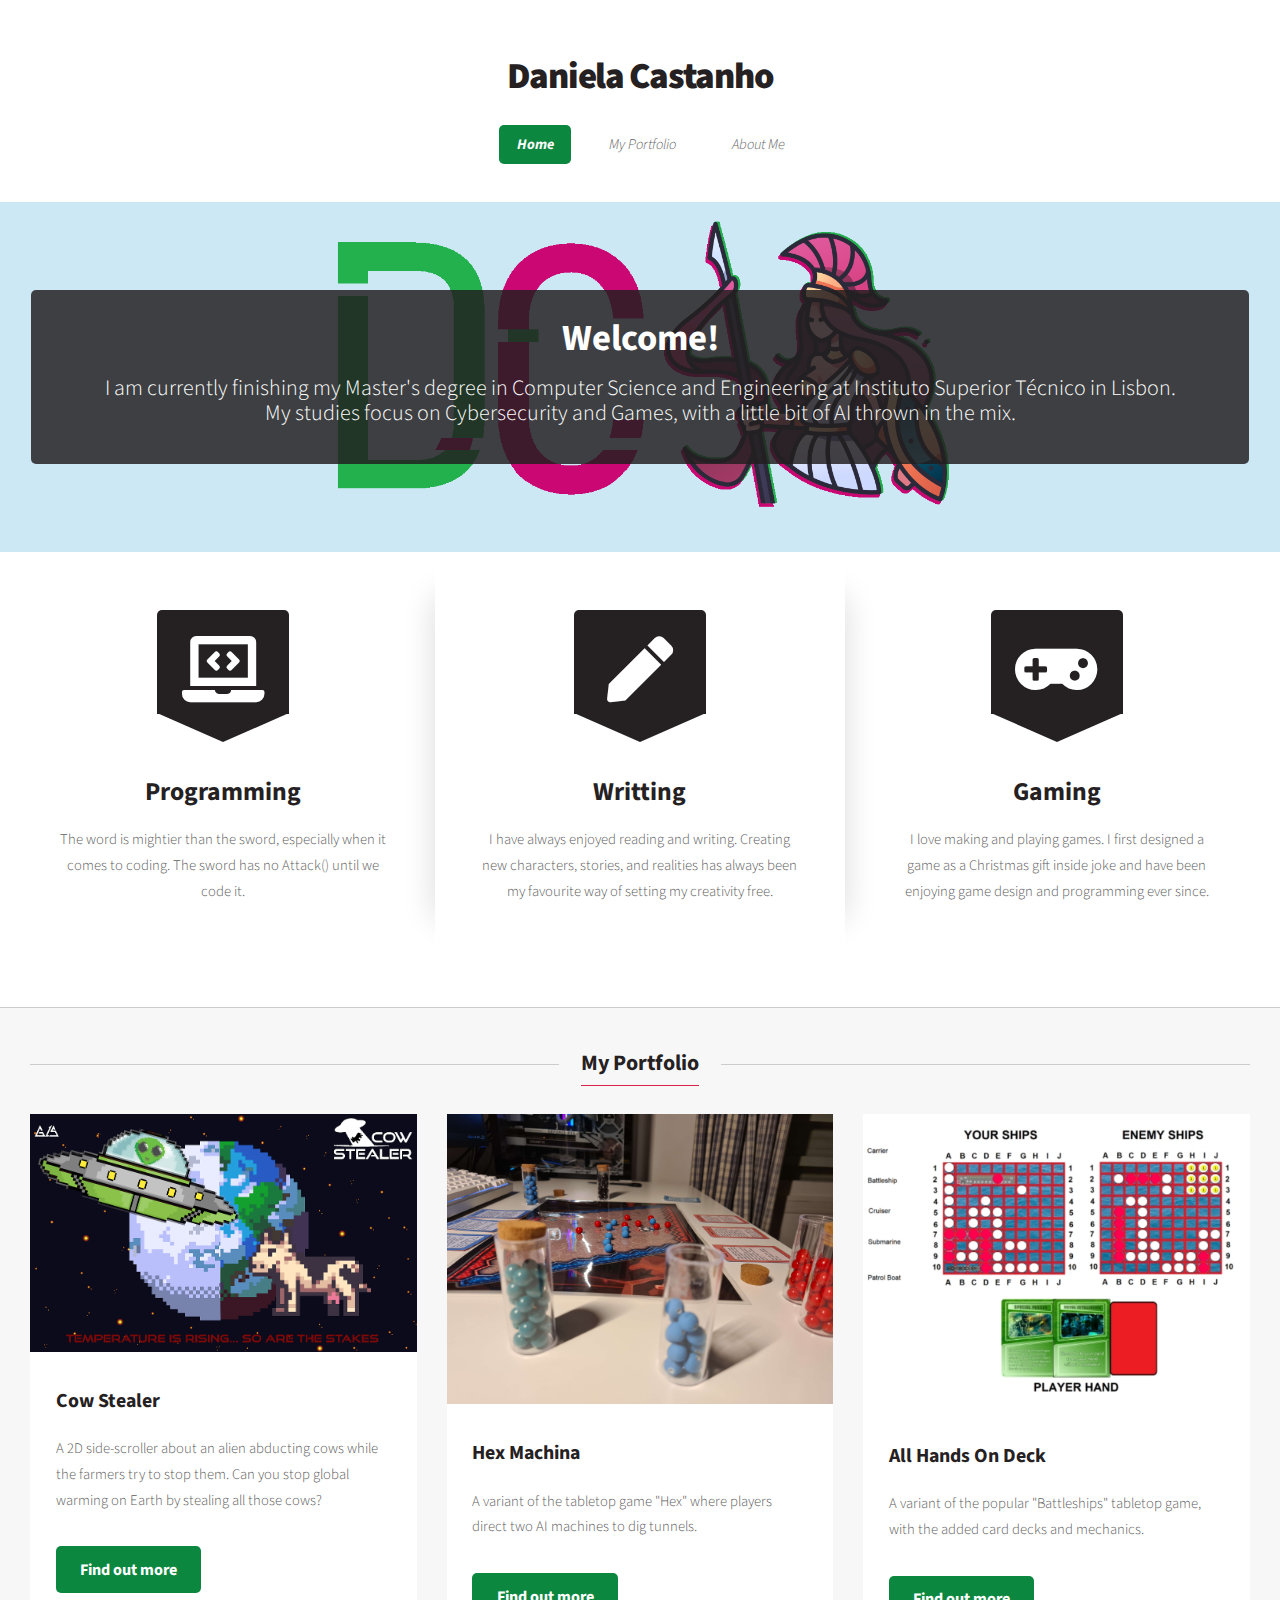
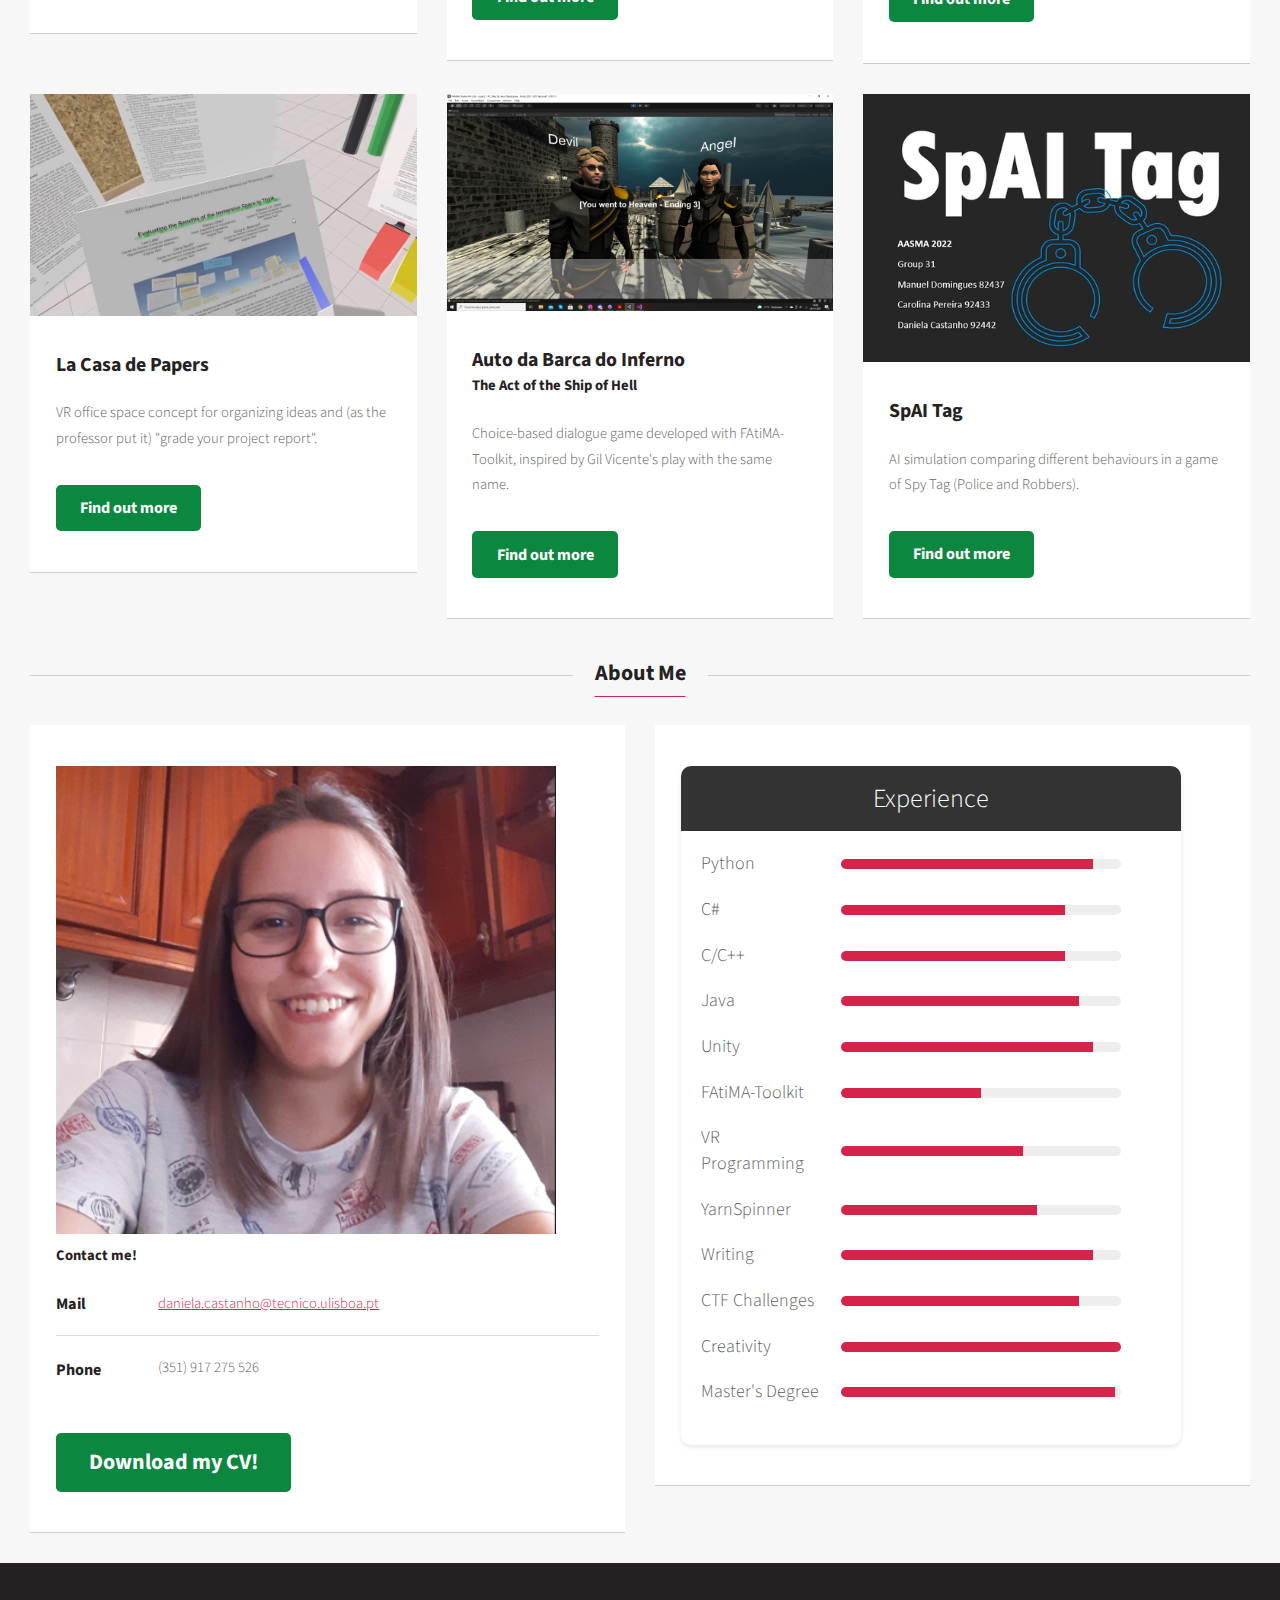
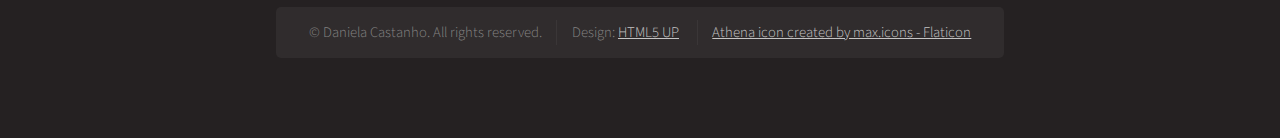
<file: index.html>
<!DOCTYPE HTML>
<!--
	Dopetrope by HTML5 UP
	html5up.net | @ajlkn
	Free for personal and commercial use under the CCA 3.0 license (html5up.net/license)
-->
<html>
	<head>
		<title>Daniela Castanho</title>
		<meta charset="utf-8" />
		<meta name="viewport" content="width=device-width, initial-scale=1, user-scalable=no" />
		<link rel="stylesheet" href="assets/css/main.css" />
		<link rel="icon" href="images/logo_mini.PNG" type="image/icon type">
	</head>
	<body class="homepage is-preload">
		<div id="page-wrapper">

			<!-- Header -->
				<section id="header">

					<!-- Logo -->
						<h1><a href="index.html">Daniela Castanho</a></h1>

					<!-- Nav -->
						<nav id="nav">
							<ul>
								<li class="current"><a href="index.html">Home</a></li>
								<li>
									<a href="#Portfolio">My Portfolio</a>
									<ul>
										<li><a href="cow-stealer.html">Cow Stealer</a></li>
										<li><a href="battleships.html">Battleships: All Hands On Deck</a></li>
										<li><a href="hex-machina.html">Hex Machina</a></li>
										<li><a href="la-casa-de-papers.html">La Casa de Papers</a></li>
										<li><a href="barca-do-inferno.html">Auto da Barca do Inferno</a></li>
										<li><a href="spai-tag.html">SpAI Tag</a></li>
									</ul>
								</li>
							<li><a href="#about_me">About Me</a></li>
							</ul>
						</nav>
						
						<!-- Banner -->
						<section id="banner">
							<header>
								<h2>Welcome!</h2>
								<p>I am currently finishing my Master's degree in Computer Science and Engineering at Instituto Superior Técnico in Lisbon. 
								</p><p>My studies focus on Cybersecurity and Games, with a little bit of AI thrown in the mix. 
								</p>
							</header>
						</section>

					<!-- Intro -->
						<section id="intro" class="container">
							<div class="row">
								<div class="col-4 col-12-medium">
									<section class="first">
										<i class="icon solid featured alt fa-laptop-code"></i>
										<header>
											<h2>Programming</h2>
										</header>
										<p>The word is mightier than the sword, especially when it comes to coding. 
											The sword has no Attack() until we code it.
										</p>
									</section>
								</div>
								<div class="col-4 col-12-medium">
									<section class="middle">
										<i class="icon solid featured alt fa-pen"></i>
										<header>
											<h2>Writting</h2>
										</header>
										<p>I have always enjoyed reading and writing. 
											Creating new characters, stories, and realities has always been my favourite way of setting my 
											creativity free.</p>
									</section>
								</div>
								<div class="col-4 col-12-medium">
									<section class="last">
										<i class="icon solid featured alt fa-gamepad"></i>
										<header>
											<h2>Gaming</h2>
										</header>
										<p>I love making and playing games. I first designed a game as a Christmas gift inside joke and have 
											been enjoying game design and programming ever since.</p>
									</section>
								</div>
							</div>
						</section>

				</section>

			<!-- Main -->
				<section id="main">
					<div class="container">
						<div class="row">
							<div class="col-12">

								<!-- Portfolio -->
									<section>
										<header class="major">
											<a id="Portfolio"><h2>My Portfolio</h2></a>
										</header>
										<div class="row">
											<div class="col-4 col-6-medium col-12-small">
												<section class="box">
													<a href="cow-stealer.html" class="image featured"><img src="images/cow-stealer-cropped.png" alt="" /></a>
													<header>
														<h3>Cow Stealer</h3>
													</header>
													<p>A 2D side-scroller about an alien abducting cows while the farmers try to stop them. Can you stop global warming on Earth by stealing all those cows?</p>
													<footer>
														<ul class="actions">
															<li><a href="cow-stealer.html" class="button">Find out more</a></li>
														</ul>
													</footer>
												</section>
											</div>
											<div class="col-4 col-6-medium col-12-small">
												<section class="box">
													<a href="hex-machina.html" class="image featured"><img src="images/hex-machina-paper.jpg"/></a>
													<header>
														<h3>Hex Machina</h3>
													</header>
													<p>A variant of the tabletop game "Hex" where players direct two AI machines to dig tunnels.</p>
													<footer>
														<ul class="actions">
															<li><a href="hex-machina.html" class="button">Find out more</a></li>
														</ul>
													</footer>
												</section>
											</div>
											<div class="col-4 col-6-medium col-12-small">
												<section class="box">
													<a href="battleships.html" class="image featured"><img src="images/battleships-cropped.png" alt="" /></a>
													<header>
														<h3>All Hands On Deck</h3>
													</header>
													<p>A variant of the popular "Battleships" tabletop game, with the added card decks and mechanics.</p>
													<footer>
														<ul class="actions">
															<li><a href="battleships.html" class="button">Find out more</a></li>
														</ul>
													</footer>
												</section>
											</div>
											<div class="col-4 col-6-medium col-12-small">
												<section class="box">
													<a href="la-casa-de-papers.html" class="image featured"><img src="images/la-casa-de-papers.PNG" alt="" /></a>
													<header>
														<h3>La Casa de Papers</h3>
													</header>
													<p>VR office space concept for organizing ideas and (as the professor put it) "grade your project report".</p>
													<footer>
														<ul class="actions">
															<li><a href="la-casa-de-papers.html" class="button">Find out more</a></li>
														</ul>
													</footer>
												</section>
											</div>
											<div class="col-4 col-6-medium col-12-small">
												<section class="box">
													<a href="barca-do-inferno.html" class="image featured"><img src="images/heaven.png" alt="" /></a>
													<header>
														<h3>Auto da Barca do Inferno</h3>
														<h4>The Act of the Ship of Hell</h4>
													</header>
													<p>Choice-based dialogue game developed with FAtiMA-Toolkit, inspired by Gil Vicente's play with the same name.</p>
													<footer>
														<ul class="actions">
															<li><a href="barca-do-inferno.html" class="button">Find out more</a></li>
														</ul>
													</footer>
												</section>
											</div>
											<div class="col-4 col-6-medium col-12-small">
												<section class="box">
													<a href="#" class="image featured"><img src="images/spy-tag-logo.PNG" alt="" /></a>
													<header>
														<h3>SpAI Tag</h3>
													</header>
													<p>AI simulation comparing different behaviours in a game of Spy Tag (Police and Robbers).</p>
													<footer>
														<ul class="actions">
															<li><a href="spai-tag.html" class="button">Find out more</a></li>
														</ul>
													</footer>
												</section>
											</div>
										</div>
									</section>

							</div>
							<div class="col-12">

								<!-- Blog -->
									<section>
										<header class="major">
											<a id="about_me"><h2>About Me</h2></a>
										</header>
										<div class="row">
											<div class="col-6 col-12-small">
												<section class="box">
													<img src="images/profile-pic-cropped.PNG" style="width:500px" alt=""/>
													<header>
														<h1>Contact me!</h1>
													</header>
													<ul class="contact">
														<li>
															<h3>Mail</h3>
															<p><a href="mailto:daniela.castanho@tecnico.ulisboa.pt">daniela.castanho@tecnico.ulisboa.pt</a></p>
														</li>
														<li>
															<h3>Phone</h3>
															<p>(351) 917 275 526</p>
														</li>
													</ul>
													<footer>
														<ul class="actions">
															<li><a href="documents/cv_daniela_castanho.pdf" class="button large" download>Download my CV!</a></li>
														</ul>
													</footer>
												</section>
											</div>
											<div class="col-6 col-12-small">
												<section class="box">
													<div class="skill-card">
														<div class="header">Experience</div>
														<div class="body">
														<div class="skill">
															<div class="skill-name">Python</div>
															<div class="skill-level">
															<div class="skill-percent" style="width: 90%"></div>
															</div>
														</div>
														<div class="skill">
															<div class="skill-name">C#</div>
															<div class="skill-level">
															<div class="skill-percent" style="width: 80%"></div>
															</div>
														</div>
														<div class="skill">
															<div class="skill-name">C/C++</div>
															<div class="skill-level">
															<div class="skill-percent" style="width: 80%"></div>
															</div>
														</div>
														<div class="skill">
															<div class="skill-name">Java</div>
															<div class="skill-level">
															<div class="skill-percent" style="width: 85%"></div>
															</div>
														</div>
														<div class="skill">
															<div class="skill-name">Unity</div>
															<div class="skill-level">
															<div class="skill-percent" style="width: 90%"></div>
															</div>
														</div>
														<div class="skill">
															<div class="skill-name">FAtiMA-Toolkit</div>
															<div class="skill-level">
															<div class="skill-percent" style="width: 50%"></div>
															</div>
														</div>
														<div class="skill">
															<div class="skill-name">VR Programming</div>
															<div class="skill-level">
															<div class="skill-percent" style="width: 65%"></div>
															</div>
														</div>
														<div class="skill">
															<div class="skill-name">YarnSpinner</div>
															<div class="skill-level">
															<div class="skill-percent" style="width: 70%"></div>
															</div>
														</div>
														<div class="skill">
															<div class="skill-name">Writing</div>
															<div class="skill-level">
															<div class="skill-percent" style="width: 90%"></div>
															</div>
														</div>
														<div class="skill">
															<div class="skill-name">CTF Challenges</div>
															<div class="skill-level">
															<div class="skill-percent" style="width: 85%"></div>
															</div>
														</div>
														<div class="skill">
															<div class="skill-name">Creativity</div>
															<div class="skill-level">
															<div class="skill-percent" style="width: 100%"></div>
															</div>
														</div>
														<div class="skill">
															<div class="skill-name">Master's Degree</div>
															<div class="skill-level">
															<div class="skill-percent" style="width: 98%"></div>
															</div>
														</div>
													</div>
												</div>
											</div>
											</section>
										</div>
									</section>

							</div>
						</div>
					</div>
				</section>

				<section id="footer">
					<div class="container">
						<div class="row">
						<div class="col-12">
		
							<!-- Copyright -->
								<div id="copyright">
									<ul class="links">
										<li>&copy; Daniela Castanho. All rights reserved.</li><li>Design: <a href="http://html5up.net">HTML5 UP</a></li>
										<li><a href="https://www.flaticon.com/free-icons/athena" title="athena icons">Athena icon created by max.icons - Flaticon</a></li>
									</ul>
								</div>
		
					</div>
					</div>
					</div>
					</section>

		<!-- Scripts -->
			<script src="assets/js/jquery.min.js"></script>
			<script src="assets/js/jquery.dropotron.min.js"></script>
			<script src="assets/js/browser.min.js"></script>
			<script src="assets/js/breakpoints.min.js"></script>
			<script src="assets/js/util.js"></script>
			<script src="assets/js/main.js"></script>

	</body>
</html>
</file>
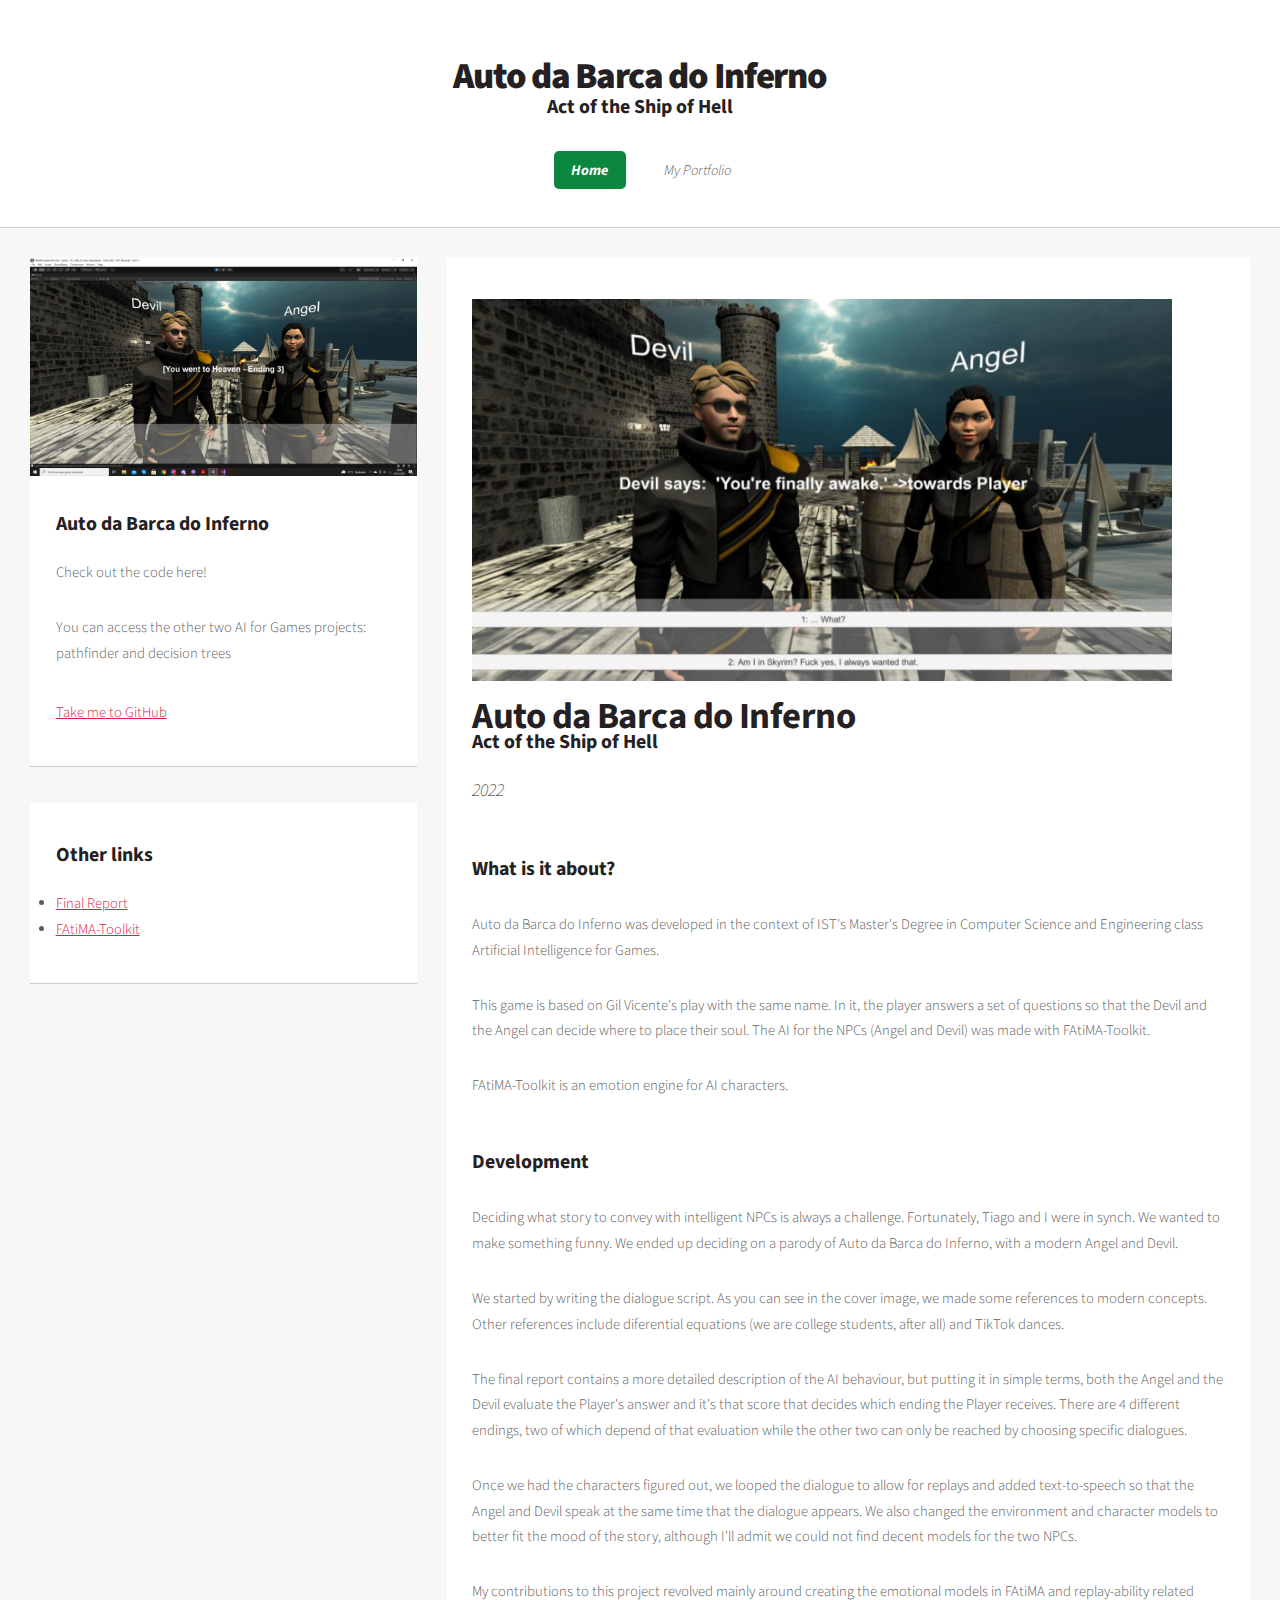
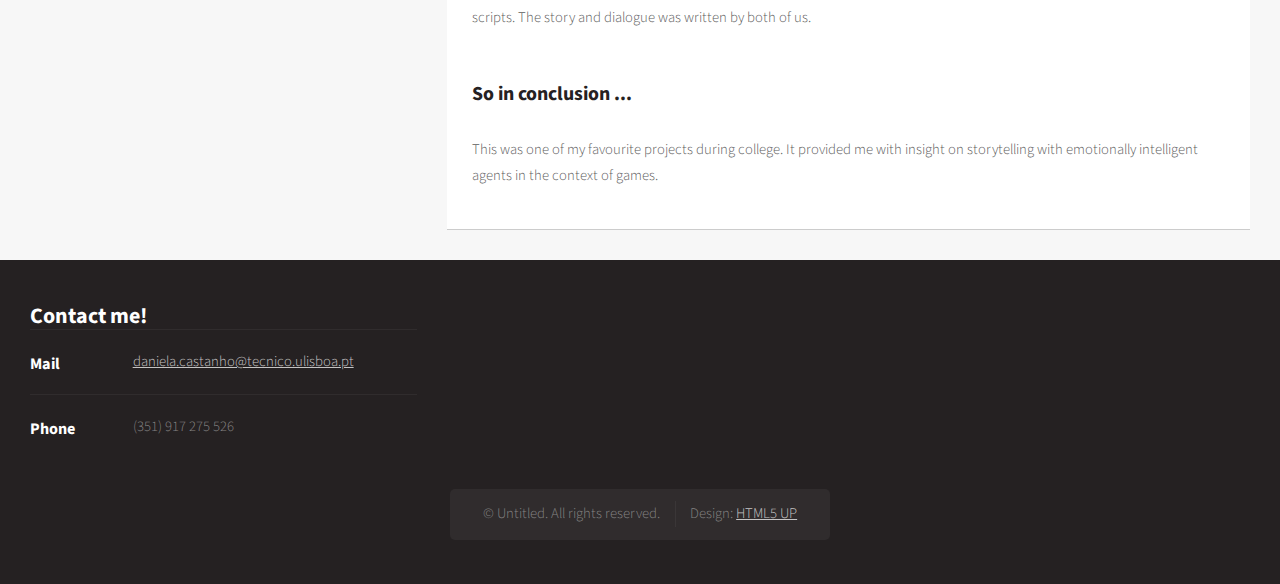
<file: barca-do-inferno.html>
<!DOCTYPE HTML>
<!--
	Dopetrope by HTML5 UP
	html5up.net | @ajlkn
	Free for personal and commercial use under the CCA 3.0 license (html5up.net/license)
-->
<html>
	<head>
		<title>Daniela Castanho Portfolio</title>
		<meta charset="utf-8" />
		<meta name="viewport" content="width=device-width, initial-scale=1, user-scalable=no" />
		<link rel="stylesheet" href="assets/css/main.css" />
	</head>
	<body class="left-sidebar is-preload">
		<div id="page-wrapper">

			<!-- Header -->
				<section id="header">

					<!-- Logo -->
                    <h1>Auto da Barca do Inferno</a></h1>
                    <h3>Act of the Ship of Hell</h3>

					<!-- Nav -->
                    <nav id="nav">
                        <ul>
                            <li class="current"><a href="index.html">Home</a></li>
                            <li>
                                <a id="portfolio">My Portfolio</a>
                                <ul>
                                    <li><a href="cow-stealer.html">Cow Stealer</a></li>
                                    <li><a href="battleships.html">Battleships: All Hands On Deck</a></li>
                                    <li><a href="hex-machina.html">Hex Machina</a></li>
                                    <li><a href="la-casa-de-papers.html">La Casa de Papers</a></li>
                                    <li><a href="barca-do-inferno.html">Auto da Barca do Inferno</a></li>
									<li><a href="spai-tag.html">SpAI Tag</a></li>
                        </ul>
                    </nav>

				</section>

			<!-- Main -->
				<section id="main">
					<div class="container">
						<div class="row">
							<div class="col-4 col-12-medium">

								<!-- Sidebar -->
									<section class="box">
										<a href="#" class="image featured"><img src="images/heaven.png" alt="" /></a>
										<header>
											<h3>Auto da Barca do Inferno</h3>
										</header>
										<p>Check out the code here!</p>
                                        <p>You can access the other two AI for Games projects: pathfinder and decision trees</p>
										<footer>
											<a href="https://github.com/DanielaNC/IAJ/tree/main/Project3" target="_blank" button alt">Take me to GitHub</a>
										</footer>
									</section>
									<section class="box">
										<header>
											<h3>Other links</h3>
										</header>
										<li>
											<a href="documents/Report_P3.pdf" target="_blank">Final Report</a>
										</li>
                                        <li>
                                            <a href="https://fatima-toolkit.eu/" target="_blank">FAtiMA-Toolkit</a>
                                        </li>
									</section>

							</div>
							<div class="col-8 col-12-medium imp-medium">

								<!-- Content -->
									<article class="box post">
										<img src="images/auto-da-barca.PNG" width="700">
										<header>
											<h2>Auto da Barca do Inferno</h2>
                                            <h3>Act of the Ship of Hell</h3>
											<p>2022</p>
										</header>
                                        <section>
                                            <header>
                                                <h3>What is it about?</h3>
                                            </header>
                                            <p>
                                                Auto da Barca do Inferno was developed in the context of IST's Master's Degree in Computer Science and Engineering class Artificial Intelligence for Games.
                                            </p>
                                            <p>
                                                This game is based on Gil Vicente's play with the same name. In it, the player answers a set of questions so that the Devil and the Angel can decide where to place their soul.
                                                The AI for the NPCs (Angel and Devil) was made with FAtiMA-Toolkit.
                                            </p>
                                            <p>FAtiMA-Toolkit is an emotion engine for AI characters.</p>
                                        </section>
										<section>
											<header>
												<h3>Development</h3>
											</header>
											<p>
												Deciding what story to convey with intelligent NPCs is always a challenge. Fortunately, Tiago and I were in synch.
                                                We wanted to make something funny. We ended up deciding on a parody of Auto da Barca do Inferno, with a modern Angel and Devil.
											</p>
											<p>
												We started by writing the dialogue script. As you can see in the cover image, we made some references to modern concepts.
                                                Other references include diferential equations (we are college students, after all) and TikTok dances.
											</p>
											<p>
												The final report contains a more detailed description of the AI behaviour, but putting it in simple terms, both the Angel and the Devil 
                                                evaluate the Player's answer and it's that score that decides which ending the Player receives.
                                                There are 4 different endings, two of which depend of that evaluation while the other two can only be reached by choosing specific dialogues.
											</p>
                                            <p>
												Once we had the characters figured out, we looped the dialogue to allow for replays and added text-to-speech so that the Angel and Devil speak at the same time that the dialogue appears.
                                                We also changed the environment and character models to better fit the mood of the story, although I'll admit we could not find decent models for the two NPCs.
                                            </p>
                                            <p>
                                                My contributions to this project revolved mainly around creating the emotional models in FAtiMA and replay-ability related scripts.
                                                The story and dialogue was written by both of us.
                                            </p>
										</section>
										<section>
											<header>
												<h3>So in conclusion ...</h3>
											</header>
											<p>
												This was one of my favourite projects during college. 
                                                It provided me with insight on storytelling with emotionally intelligent agents in the context of games.
											</p>
										</section>
									</article>

							</div>
						</div>
					</div>
				</section>

			<!-- Footer -->
				<section id="footer">
					<div class="container">
						<div class="row">
							<div class="col-4 col-12-medium">
								<section>
									<ul class="contact">
                                        <h2>Contact me!</h2>
										<li>
											<h3>Mail</h3>
											<p><a mailto="daniela.castanho@tecnico.ulisboa.pt">daniela.castanho@tecnico.ulisboa.pt</a></p>
										</li>
										<li>
											<h3>Phone</h3>
											<p>(351) 917 275 526</p>
										</li>
									</ul>
								</section>
							</div>
							<div class="col-12">

								<!-- Copyright -->
									<div id="copyright">
										<ul class="links">
											<li>&copy; Untitled. All rights reserved.</li><li>Design: <a href="http://html5up.net">HTML5 UP</a></li>
										</ul>
									</div>

							</div>
						</div>
					</div>
				</section>

		</div>

		<!-- Scripts -->
			<script src="assets/js/jquery.min.js"></script>
			<script src="assets/js/jquery.dropotron.min.js"></script>
			<script src="assets/js/browser.min.js"></script>
			<script src="assets/js/breakpoints.min.js"></script>
			<script src="assets/js/util.js"></script>
			<script src="assets/js/main.js"></script>

	</body>
</html>
</file>
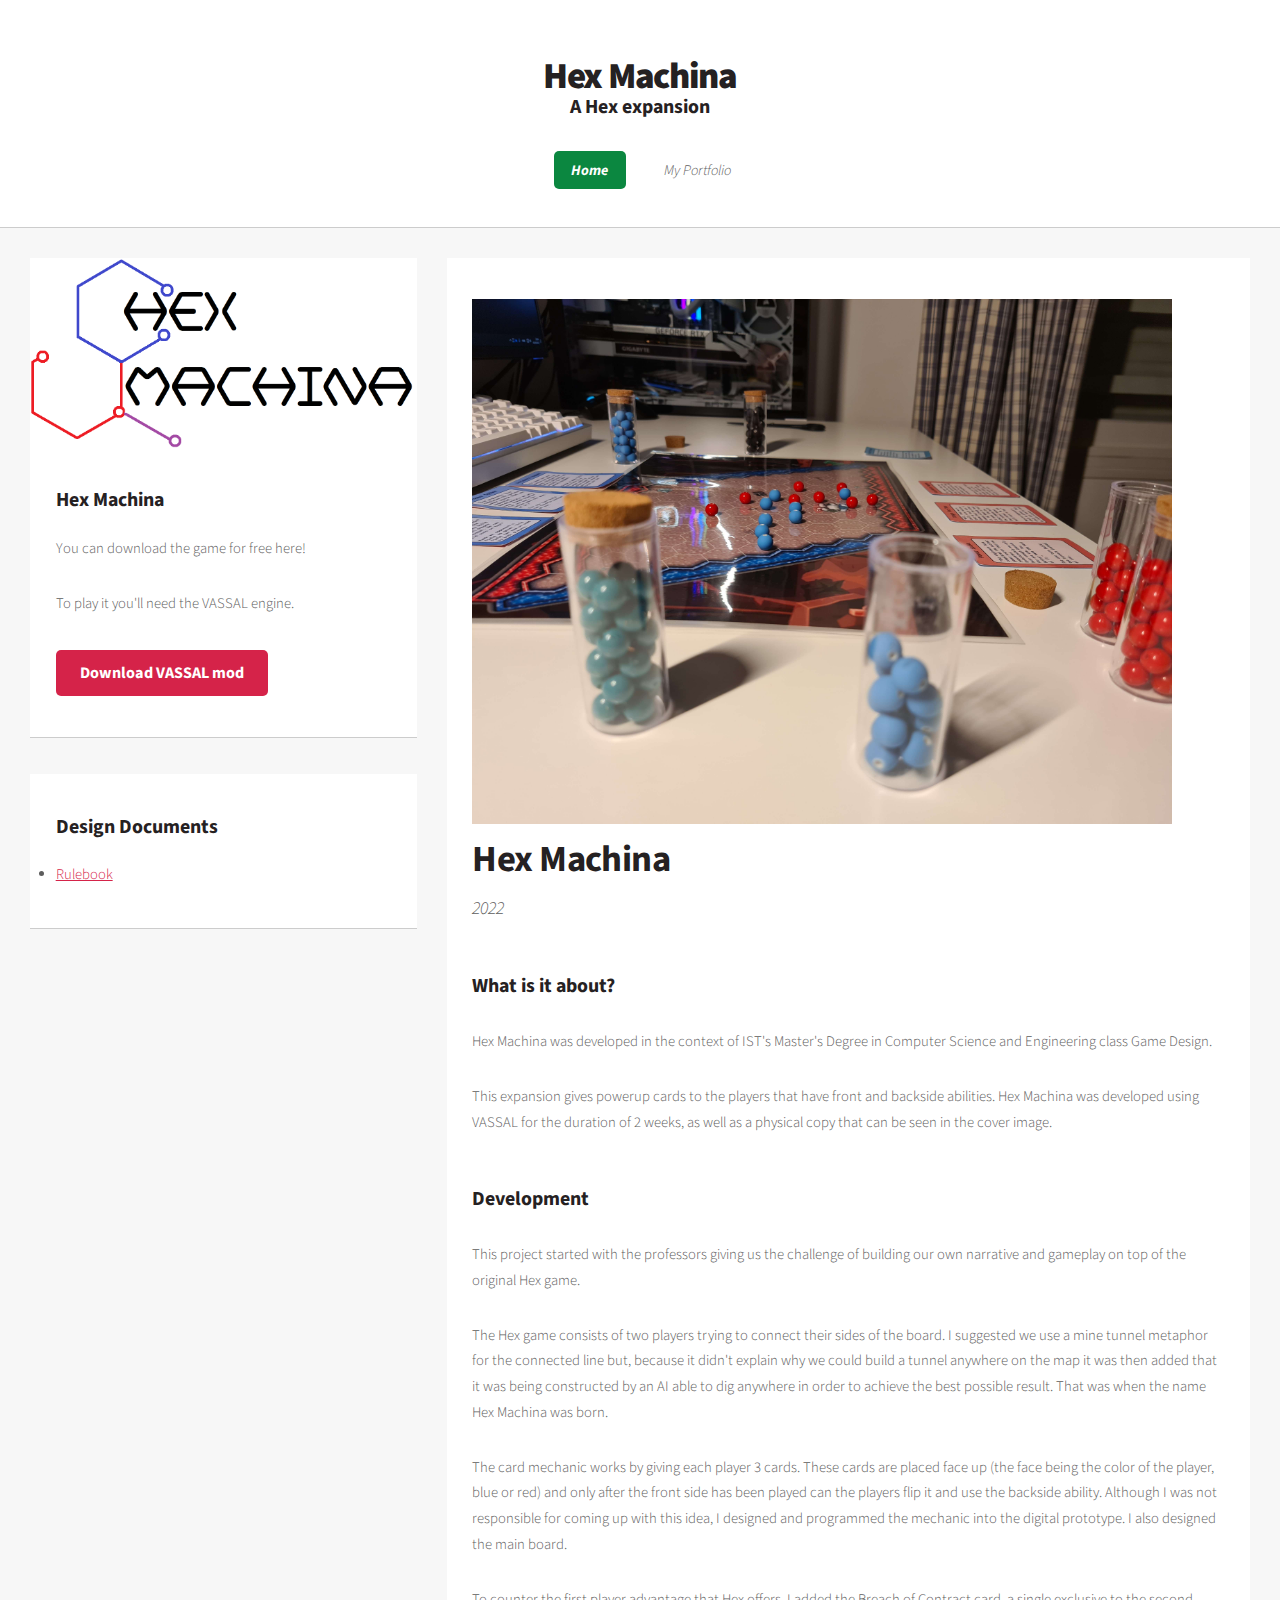
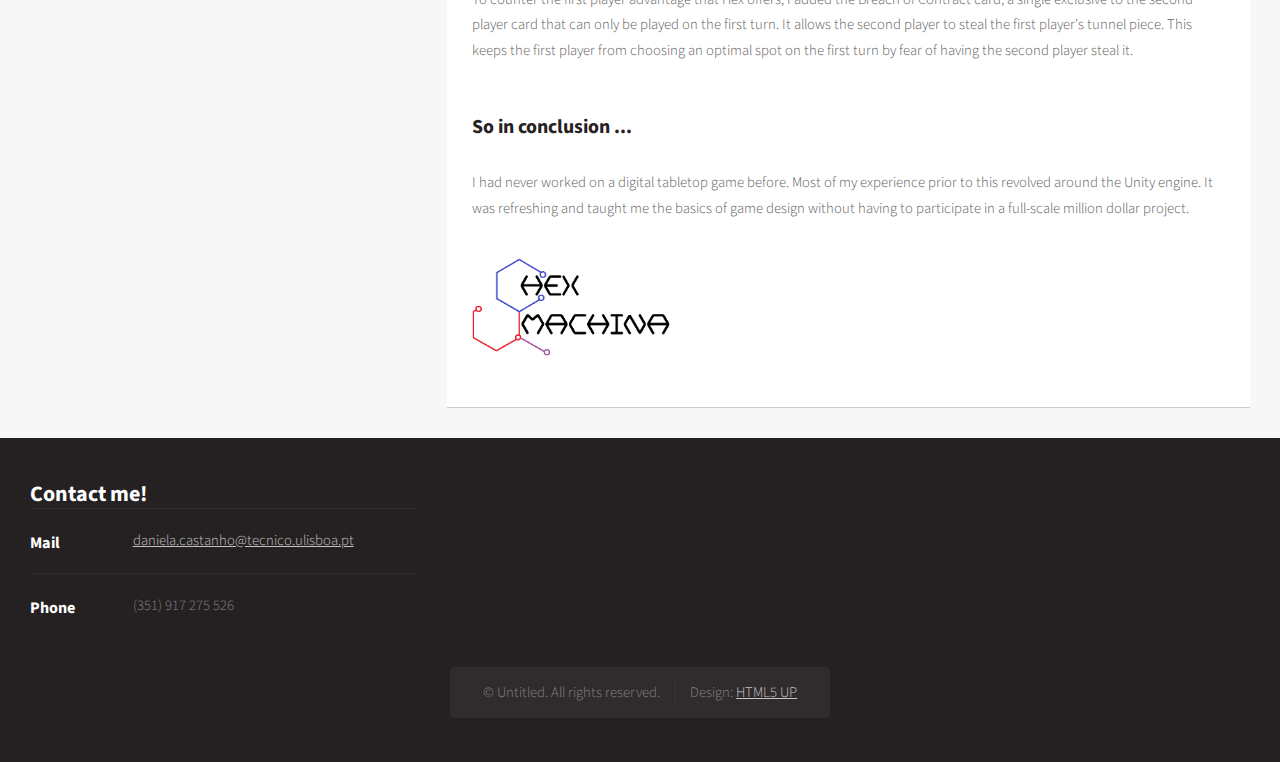
<file: hex-machina.html>
<!DOCTYPE HTML>
<!--
	Dopetrope by HTML5 UP
	html5up.net | @ajlkn
	Free for personal and commercial use under the CCA 3.0 license (html5up.net/license)
-->
<html>
	<head>
		<title>Daniela Castanho Portfolio</title>
		<meta charset="utf-8" />
		<meta name="viewport" content="width=device-width, initial-scale=1, user-scalable=no" />
		<link rel="stylesheet" href="assets/css/main.css" />
	</head>
	<body class="left-sidebar is-preload">
		<div id="page-wrapper">

			<!-- Header -->
				<section id="header">

					<!-- Logo -->
                    <h1>Hex Machina</a></h1>
                    <h3>A Hex expansion</h3>

					<!-- Nav -->
                    <nav id="nav">
                        <ul>
                            <li class="current"><a href="index.html">Home</a></li>
                            <li>
                                <a id="portfolio">My Portfolio</a>
                                <ul>
                                    <li><a href="cow-stealer.html">Cow Stealer</a></li>
                                    <li><a href="battleships.html">Battleships: All Hands On Deck</a></li>
                                    <li><a href="hex-machina.html">Hex Machina</a></li>
                                    <li><a href="la-casa-de-papers.html">La Casa de Papers</a></li>
                                    <li><a href="barca-do-inferno.html">Auto da Barca do Inferno</a></li>
									<li><a href="spai-tag.html">SpAI Tag</a></li>
								</ul>
							</li>
                        </ul>
                    </nav>

				</section>

			<!-- Main -->
				<section id="main">
					<div class="container">
						<div class="row">
							<div class="col-4 col-12-medium">

								<!-- Sidebar -->
									<section class="box">
										<a href="#" class="image featured"><img src="images/HexMachinaLogo.png" alt="" /></a>
										<header>
											<h3>Hex Machina</h3>
										</header>
										<p>You can download the game for free here!</p>
                                        <p>To play it you'll need the VASSAL engine.</p>
										<footer>
											<a href="images/HexMachina.vmod" download class="button alt">Download VASSAL mod</a>
										</footer>
									</section>
									<section class="box">
										<header>
											<h3>Design Documents</h3>
										</header>
										<li>
											<a href="documents/rulebook-hex-machina.pdf" target="_blank">Rulebook</a>
										</li>
									</section>

							</div>
							<div class="col-8 col-12-medium imp-medium">

								<!-- Content -->
									<article class="box post">
										<img src="images/hex-machina-paper.jpg" width="700">
										<header>
											<h2>Hex Machina</h2>
											<p>2022</p>
										</header>
                                        <section>
                                            <header>
                                                <h3>What is it about?</h3>
                                            </header>
                                            <p>
                                                Hex Machina was developed in the context of IST's Master's Degree in Computer Science and Engineering class Game Design.
                                            </p>
                                            <p>
                                                This expansion gives powerup cards to the players that have front and backside abilities.
												Hex Machina was developed using VASSAL for the duration of 2 weeks, as well as a physical copy that can be seen in the cover image.
                                            </p>
                                        </section>
										<section>
											<header>
												<h3>Development</h3>
											</header>
											<p>
												This project started with the professors giving us the challenge of building our own narrative and gameplay on top of the original Hex game.
											</p>
											<p>
												The Hex game consists of two players trying to connect their sides of the board.
                                                I suggested we use a mine tunnel metaphor for the connected line but, because it didn't explain why we could build a tunnel anywhere on the map it was then added that it was being constructed by an AI able to dig anywhere in order to achieve the best possible result.
                                                That was when the name Hex Machina was born.
											</p>
											<p>
												The card mechanic works by giving each player 3 cards. These cards are placed face up (the face being the color of the player, blue or red) and only after the front side has been played can the players flip it and use the backside ability.
                                                Although I was not responsible for coming up with this idea, I designed and programmed the mechanic into the digital prototype. I also designed the main board.
											</p>
                                            <p>
												To counter the first player advantage that Hex offers, I added the Breach of Contract card, a single exclusive to the second player card that can only be played on the first turn. 
                                                It allows the second player to steal the first player's tunnel piece. This keeps the first player from choosing an optimal spot on the first turn by fear of having the second player steal it.
                                            </p>
										</section>
										<section>
											<header>
												<h3>So in conclusion ...</h3>
											</header>
											<p>
												I had never worked on a digital tabletop game before. Most of my experience prior to this revolved around the Unity engine. It was refreshing and taught me the basics of game design without having to participate in a full-scale million dollar project.
											</p>
										</section>
                                        <img src="images/HexMachinaLogo.png" alt="" height="100"/>
									</article>

							</div>
						</div>
					</div>
				</section>

			<!-- Footer -->
				<section id="footer">
					<div class="container">
						<div class="row">
				
							<div class="col-4 col-12-medium">
								<section>
									<ul class="contact">
                                        <h2>Contact me!</h2>
										<li>
											<h3>Mail</h3>
											<p><a mailto="daniela.castanho@tecnico.ulisboa.pt">daniela.castanho@tecnico.ulisboa.pt</a></p>
										</li>
										<li>
											<h3>Phone</h3>
											<p>(351) 917 275 526</p>
										</li>
									</ul>
								</section>
							</div>
							<div class="col-12">

								<!-- Copyright -->
									<div id="copyright">
										<ul class="links">
											<li>&copy; Untitled. All rights reserved.</li><li>Design: <a href="http://html5up.net">HTML5 UP</a></li>
										</ul>
									</div>

							</div>
						</div>
					</div>
				</section>

		</div>

		<!-- Scripts -->
			<script src="assets/js/jquery.min.js"></script>
			<script src="assets/js/jquery.dropotron.min.js"></script>
			<script src="assets/js/browser.min.js"></script>
			<script src="assets/js/breakpoints.min.js"></script>
			<script src="assets/js/util.js"></script>
			<script src="assets/js/main.js"></script>

	</body>
</html>
</file>
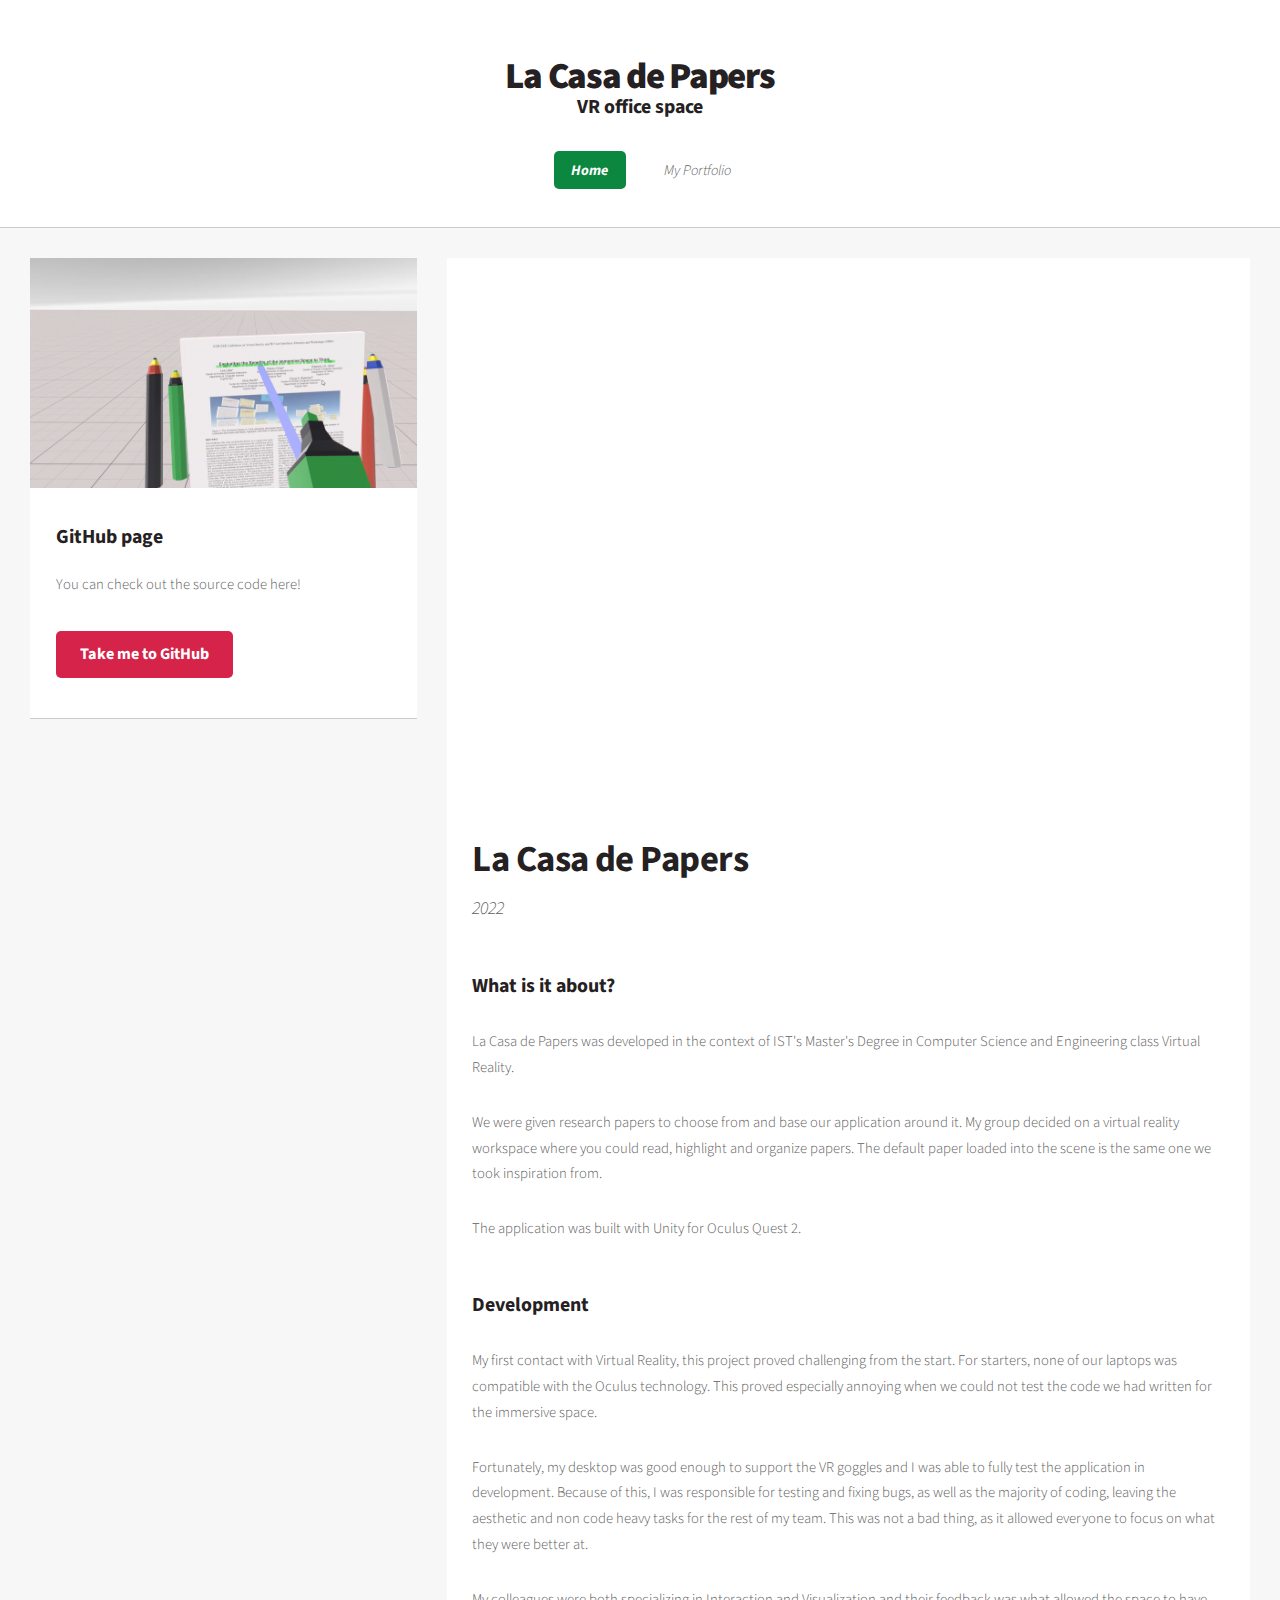
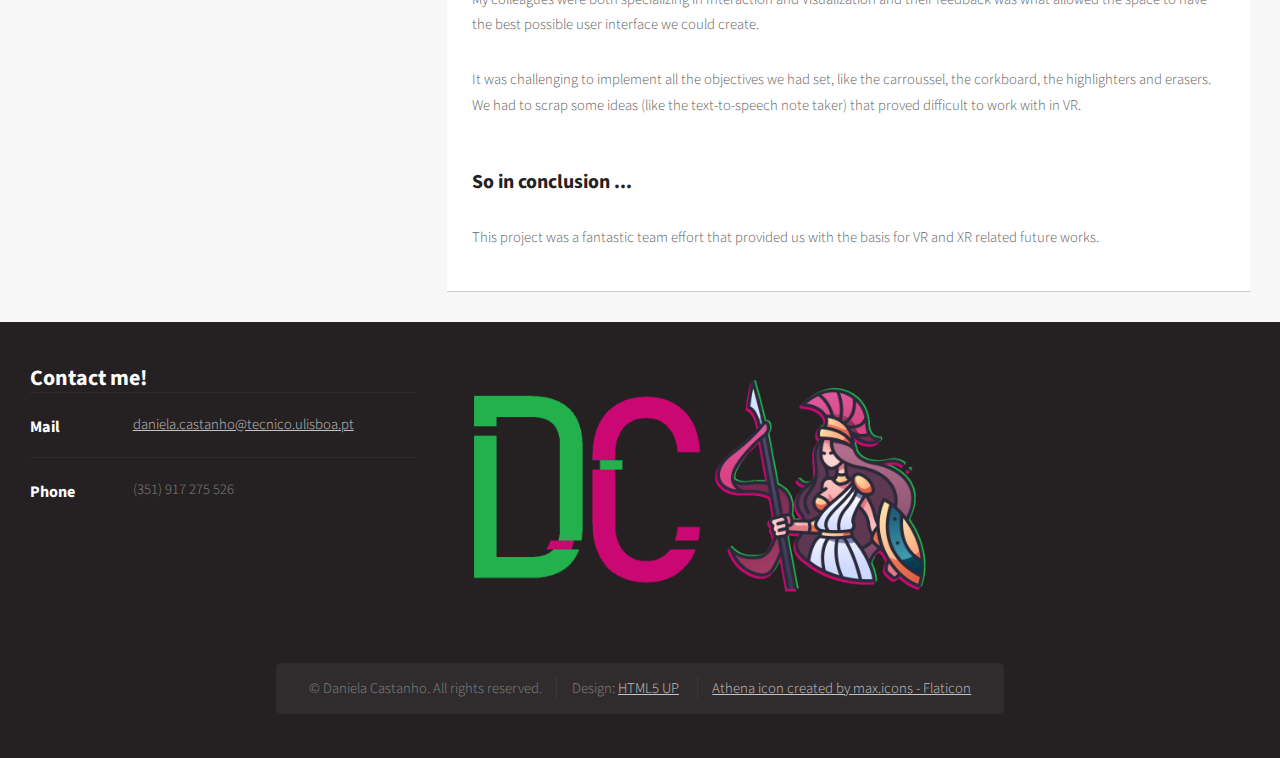
<file: la-casa-de-papers.html>
<!DOCTYPE HTML>
<!--
	Dopetrope by HTML5 UP
	html5up.net | @ajlkn
	Free for personal and commercial use under the CCA 3.0 license (html5up.net/license)
-->
<html>
	<head>
		<title>Daniela Castanho Portfolio</title>
		<meta charset="utf-8" />
		<meta name="viewport" content="width=device-width, initial-scale=1, user-scalable=no" />
		<link rel="stylesheet" href="assets/css/main.css" />
		<link rel="icon" href="images/logo_mini.png" type="image/icon type">
	</head>
	<body class="left-sidebar is-preload">
		<div id="page-wrapper">

			<!-- Header -->
				<section id="header">

					<!-- Logo -->
						<h1>La Casa de Papers</a></h1>
						<h3>VR office space</h3>

					<!-- Nav -->
                    <nav id="nav">
                        <ul>
                            <li class="current"><a href="index.html">Home</a></li>
                            <li>
                                <a id="portfolio">My Portfolio</a>
                                <ul>
                                    <li><a href="cow-stealer.html">Cow Stealer</a></li>
                                    <li><a href="battleships.html">Battleships: All Hands On Deck</a></li>
                                    <li><a href="hex-machina.html">Hex Machina</a></li>
                                    <li><a href="la-casa-de-papers.html">La Casa de Papers</a></li>
                                    <li><a href="barca-do-inferno.html">Auto da Barca do Inferno</a></li>
									<li><a href="spai-tag.html">SpAI Tag</a></li>
									<li><a href="teste.html">Teste</a></li>
								</ul>
							</li>
                        </ul>
                    </nav>

				</section>

			<!-- Main -->
				<section id="main">
					<div class="container">
						<div class="row">
							<div class="col-4 col-12-medium">

								<!-- Sidebar -->
									<section class="box">
										<a href="#" class="image featured"><img src="images/papers.PNG" alt="" /></a>
										<header>
											<h3>GitHub page</h3>
										</header>
										<p>You can check out the source code here!</p>
										<footer>
											<a href="https://github.com/DanielaNC/RVir" target="_blank" class="button alt">Take me to GitHub</a>
										</footer>
									</section>

							</div>
							<div class="col-8 col-12-medium imp-medium">

								<!-- Content -->
									<article class="box post">
										<iframe src="https://drive.google.com/file/d/1nYxJueFaGE-p7v8Hi0p9Dr3wnlyGQhya/preview" width="700" height="525" allow="autoplay"></iframe>
										<header>
											<h2>La Casa de Papers</h2>
											<p>2022</p>
										</header>
                                        <section>
                                            <header>
                                                <h3>What is it about?</h3>
                                            </header>
                                            <p>
                                                La Casa de Papers was developed in the context of IST's Master's Degree in Computer Science and Engineering class Virtual Reality.
                                            </p>
                                            <p>
                                                We were given research papers to choose from and base our application around it.
												My group decided on a virtual reality workspace where you could read, highlight and organize papers.
												The default paper loaded into the scene is the same one we took inspiration from.
                                            </p>
											<p>
												The application was built with Unity for Oculus Quest 2.
                                            </p>
                                        </section>
										<section>
											<header>
												<h3>Development</h3>
											</header>
											<p>
												My first contact with Virtual Reality, this project proved challenging from the start.
												For starters, none of our laptops was compatible with the Oculus technology. 
												This proved especially annoying when we could not test the code we had written for the immersive space.
											</p>
											<p>
												Fortunately, my desktop was good enough to support the VR goggles and I was able to fully test the application in development.
												Because of this, I was responsible for testing and fixing bugs, as well as the majority of coding, leaving the aesthetic and non code heavy tasks for the rest of my team.
												This was not a bad thing, as it allowed everyone to focus on what they were better at.
											</p>
											<p>
												My colleagues were both specializing in Interaction and Visualization and their feedback was what allowed the space to have the best possible user interface we could create.
											</p>
											<p>
												It was challenging to implement all the objectives we had set, like the carroussel, the corkboard, the highlighters and erasers.
												We had to scrap some ideas (like the text-to-speech note taker) that proved difficult to work with in VR.
											</p>
										</section>
										<section>
											<header>
												<h3>So in conclusion ...</h3>
											</header>
											<p>
												This project was a fantastic team effort that provided us with the basis for VR and XR related future works.
											</p>
										</section>
									</article>

							</div>
						</div>
					</div>
				</section>

			<!-- Footer -->
				<section id="footer">
					<div class="container">
						<div class="row">
							<div class="col-4 col-12-medium center">
								<section>
									<ul class="contact">
                                        <h2>Contact me!</h2>
										<li>
											<h3>Mail</h3>
											<p><a href="mailto:daniela.castanho@tecnico.ulisboa.pt">daniela.castanho@tecnico.ulisboa.pt</a></p>
										</li>
										<li>
											<h3>Phone</h3>
											<p>(351) 917 275 526</p>
										</li>
									</ul>
								</section>
							</div>
							<div class="col-6 center">
								<section>
									
									<img src="images/logo_example_gimp.png" alt="logo" width="500"/>
								</section>
							</div>
							<div class="col-12">

								<!-- Copyright -->
									<div id="copyright">
										<ul class="links">
											<li>&copy; Daniela Castanho. All rights reserved.</li><li>Design: <a href="http://html5up.net">HTML5 UP</a></li>
											<li><a href="https://www.flaticon.com/free-icons/athena" title="athena icons">Athena icon created by max.icons - Flaticon</a></li>
										</ul>
									</div>

							</div>
						</div>
					</div>
				</section>

		</div>

		<!-- Scripts -->
			<script src="assets/js/jquery.min.js"></script>
			<script src="assets/js/jquery.dropotron.min.js"></script>
			<script src="assets/js/browser.min.js"></script>
			<script src="assets/js/breakpoints.min.js"></script>
			<script src="assets/js/util.js"></script>
			<script src="assets/js/main.js"></script>

	</body>
</html>
</file>
<file: assets/css/main.css>
@import url("fontawesome-all.min.css");
@import url("https://fonts.googleapis.com/css?family=Source+Sans+Pro:300,400,700,900,300italic");

/*
	Dopetrope by HTML5 UP
	html5up.net | @ajlkn
	Free for personal and commercial use under the CCA 3.0 license (html5up.net/license)
*/

html, body, div, span, applet, object,
iframe, h1, h2, h3, h4, h5, h6, p, blockquote,
pre, a, abbr, acronym, address, big, cite,
code, del, dfn, em, img, ins, kbd, q, s, samp,
small, strike, strong, sub, sup, tt, var, b,
u, i, center, dl, dt, dd, ol, ul, li, fieldset,
form, label, legend, table, caption, tbody,
tfoot, thead, tr, th, td, article, aside,
canvas, details, embed, figure, figcaption,
footer, header, hgroup, menu, nav, output, ruby,
section, summary, time, mark, audio, video {
	margin: 0;
	padding: 0;
	border: 0;
	font-size: 100%;
	font: inherit;
	vertical-align: baseline;}

article, aside, details, figcaption, figure,
footer, header, hgroup, menu, nav, section {
	display: block;}

body {
	line-height: 1;
}

ol, ul {
	list-style: none;
}

blockquote, q {
	quotes: none;
}

	blockquote:before, blockquote:after, q:before, q:after {
		content: '';
		content: none;
	}

table {
	border-collapse: collapse;
	border-spacing: 0;
}

body {
	-webkit-text-size-adjust: none;
}

mark {
	background-color: transparent;
	color: inherit;
}

input::-moz-focus-inner {
	border: 0;
	padding: 0;
}

input, select, textarea {
	-moz-appearance: none;
	-webkit-appearance: none;
	-ms-appearance: none;
	appearance: none;
}

/* Basic */

	html {
		box-sizing: border-box;
	}

	*, *:before, *:after {
		box-sizing: inherit;
	}

	body {
		background: #252122;
		/*background-image: url("images/bg02.png");*/
	}

		body.is-preload *, body.is-preload *:before, body.is-preload *:after {
			-moz-animation: none !important;
			-webkit-animation: none !important;
			-ms-animation: none !important;
			animation: none !important;
			-moz-transition: none !important;
			-webkit-transition: none !important;
			-ms-transition: none !important;
			transition: none !important;
		}

	body, input, textarea, select {
		font-family: 'Source Sans Pro';
		font-weight: 300;
		color: #5d5d5d;
		font-size: 14pt;
		line-height: 1.75em;
	}

	strong, b {
		color: #252122;
		font-weight: 400;
	}

	i, em {
		font-style: italic;
	}

	sub {
		position: relative;
		top: 0.5em;
		font-size: 0.8em;
	}

	sup {
		position: relative;
		top: -0.5em;
		font-size: 0.8em;
	}

	blockquote {
		border-left: solid 0.75em #dddddd;
		padding: 1em 0 1em 1.5em;
		font-style: italic;
	}

	h1, h2, h3, h4, h5, h6 {
		color: #252122;
		font-weight: 700;
	}

	h1 a, h2 a, h3 a, h4 a, h5 a, h6 a {
		color: inherit;
		text-decoration: none;
	}

	h2 {
		font-size: 1.5em;
	}

	h3 {
		font-size: 1.35em;
	}

	a {
		color: #d52349;
		text-decoration: underline;
	}

		a:hover {
			text-decoration: none;
		}

	br.clear {
		clear: both;
	}

	hr {
		border: 0;
		border-top: solid 1px #dddddd;
		height: 1px;
		margin: 2em 0 2em 0;
	}

	p, ul, ol, dl, table {
		margin-bottom: 2em;
	}

/* Container */

	.container {
		margin: 0 auto;
		max-width: 100%;
		width: 70em;
	}

		@media screen and (max-width: 1680px) {

			.container {
				width: 70em;
			}

		}

		@media screen and (max-width: 1280px) {

			.container {
				width: calc(100% - 60px);
			}

		}

		@media screen and (max-width: 980px) {

			.container {
				width: calc(100% - 80px);
			}

		}

		@media screen and (max-width: 736px) {

			.container {
				width: calc(100% - 40px);
			}

		}

/* Row */

	.row {
		display: flex;
		flex-wrap: wrap;
		box-sizing: border-box;
		align-items: stretch;
	}

		.row > * {
			box-sizing: border-box;
		}

		.row.gtr-uniform > * > :last-child {
			margin-bottom: 0;
		}

		.row.aln-left {
			justify-content: flex-start;
		}

		.row.aln-center {
			justify-content: center;
		}

		.row.aln-right {
			justify-content: flex-end;
		}

		.row.aln-top {
			align-items: flex-start;
		}

		.row.aln-middle {
			align-items: center;
		}

		.row.aln-bottom {
			align-items: flex-end;
		}

		.row > .imp {
			order: -1;
		}

		.row > .col-1 {
			width: 8.33333%;
		}

		.row > .off-1 {
			margin-left: 8.33333%;
		}

		.row > .col-2 {
			width: 16.66667%;
		}

		.row > .off-2 {
			margin-left: 16.66667%;
		}

		.row > .col-3 {
			width: 25%;
		}

		.row > .off-3 {
			margin-left: 25%;
		}

		.row > .col-4 {
			width: 33.33333%;
		}

		.row > .off-4 {
			margin-left: 33.33333%;
		}

		.row > .col-5 {
			width: 41.66667%;
		}

		.row > .off-5 {
			margin-left: 41.66667%;
		}

		.row > .col-6 {
			width: 50%;
		}

		.row > .off-6 {
			margin-left: 50%;
		}

		.row > .col-7 {
			width: 58.33333%;
		}

		.row > .off-7 {
			margin-left: 58.33333%;
		}

		.row > .col-8 {
			width: 66.66667%;
		}

		.row > .off-8 {
			margin-left: 66.66667%;
		}

		.row > .col-9 {
			width: 75%;
		}

		.row > .off-9 {
			margin-left: 75%;
		}

		.row > .col-10 {
			width: 83.33333%;
		}

		.row > .off-10 {
			margin-left: 83.33333%;
		}

		.row > .col-11 {
			width: 91.66667%;
		}

		.row > .off-11 {
			margin-left: 91.66667%;
		}

		.row > .col-12 {
			width: 100%;
		}

		.row > .off-12 {
			margin-left: 100%;
		}

		.row.gtr-0 {
			margin-top: 0px;
			margin-left: 0px;
		}

			.row.gtr-0 > * {
				padding: 0px 0 0 0px;
			}

			.row.gtr-0.gtr-uniform {
				margin-top: 0px;
			}

				.row.gtr-0.gtr-uniform > * {
					padding-top: 0px;
				}

		.row.gtr-25 {
			margin-top: -12.5px;
			margin-left: -12.5px;
		}

			.row.gtr-25 > * {
				padding: 12.5px 0 0 12.5px;
			}

			.row.gtr-25.gtr-uniform {
				margin-top: -12.5px;
			}

				.row.gtr-25.gtr-uniform > * {
					padding-top: 12.5px;
				}

		.row.gtr-50 {
			margin-top: -25px;
			margin-left: -25px;
		}

			.row.gtr-50 > * {
				padding: 25px 0 0 25px;
			}

			.row.gtr-50.gtr-uniform {
				margin-top: -25px;
			}

				.row.gtr-50.gtr-uniform > * {
					padding-top: 25px;
				}

		.row {
			margin-top: -50px;
			margin-left: -50px;
		}

			.row > * {
				padding: 50px 0 0 50px;
			}

			.row.gtr-uniform {
				margin-top: -50px;
			}

				.row.gtr-uniform > * {
					padding-top: 50px;
				}

		.row.gtr-150 {
			margin-top: -75px;
			margin-left: -75px;
		}

			.row.gtr-150 > * {
				padding: 75px 0 0 75px;
			}

			.row.gtr-150.gtr-uniform {
				margin-top: -75px;
			}

				.row.gtr-150.gtr-uniform > * {
					padding-top: 75px;
				}

		.row.gtr-200 {
			margin-top: -100px;
			margin-left: -100px;
		}

			.row.gtr-200 > * {
				padding: 100px 0 0 100px;
			}

			.row.gtr-200.gtr-uniform {
				margin-top: -100px;
			}

				.row.gtr-200.gtr-uniform > * {
					padding-top: 100px;
				}

		@media screen and (max-width: 1680px) {

			.row {
				display: flex;
				flex-wrap: wrap;
				box-sizing: border-box;
				align-items: stretch;
			}

				.row > * {
					box-sizing: border-box;
				}

				.row.gtr-uniform > * > :last-child {
					margin-bottom: 0;
				}

				.row.aln-left {
					justify-content: flex-start;
				}

				.row.aln-center {
					justify-content: center;
				}

				.row.aln-right {
					justify-content: flex-end;
				}

				.row.aln-top {
					align-items: flex-start;
				}

				.row.aln-middle {
					align-items: center;
				}

				.row.aln-bottom {
					align-items: flex-end;
				}

				.row > .imp-xlarge {
					order: -1;
				}

				.row > .col-1-xlarge {
					width: 8.33333%;
				}

				.row > .off-1-xlarge {
					margin-left: 8.33333%;
				}

				.row > .col-2-xlarge {
					width: 16.66667%;
				}

				.row > .off-2-xlarge {
					margin-left: 16.66667%;
				}

				.row > .col-3-xlarge {
					width: 25%;
				}

				.row > .off-3-xlarge {
					margin-left: 25%;
				}

				.row > .col-4-xlarge {
					width: 33.33333%;
				}

				.row > .off-4-xlarge {
					margin-left: 33.33333%;
				}

				.row > .col-5-xlarge {
					width: 41.66667%;
				}

				.row > .off-5-xlarge {
					margin-left: 41.66667%;
				}

				.row > .col-6-xlarge {
					width: 50%;
				}

				.row > .off-6-xlarge {
					margin-left: 50%;
				}

				.row > .col-7-xlarge {
					width: 58.33333%;
				}

				.row > .off-7-xlarge {
					margin-left: 58.33333%;
				}

				.row > .col-8-xlarge {
					width: 66.66667%;
				}

				.row > .off-8-xlarge {
					margin-left: 66.66667%;
				}

				.row > .col-9-xlarge {
					width: 75%;
				}

				.row > .off-9-xlarge {
					margin-left: 75%;
				}

				.row > .col-10-xlarge {
					width: 83.33333%;
				}

				.row > .off-10-xlarge {
					margin-left: 83.33333%;
				}

				.row > .col-11-xlarge {
					width: 91.66667%;
				}

				.row > .off-11-xlarge {
					margin-left: 91.66667%;
				}

				.row > .col-12-xlarge {
					width: 100%;
				}

				.row > .off-12-xlarge {
					margin-left: 100%;
				}

				.row.gtr-0 {
					margin-top: 0px;
					margin-left: 0px;
				}

					.row.gtr-0 > * {
						padding: 0px 0 0 0px;
					}

					.row.gtr-0.gtr-uniform {
						margin-top: 0px;
					}

						.row.gtr-0.gtr-uniform > * {
							padding-top: 0px;
						}

				.row.gtr-25 {
					margin-top: -12.5px;
					margin-left: -12.5px;
				}

					.row.gtr-25 > * {
						padding: 12.5px 0 0 12.5px;
					}

					.row.gtr-25.gtr-uniform {
						margin-top: -12.5px;
					}

						.row.gtr-25.gtr-uniform > * {
							padding-top: 12.5px;
						}

				.row.gtr-50 {
					margin-top: -25px;
					margin-left: -25px;
				}

					.row.gtr-50 > * {
						padding: 25px 0 0 25px;
					}

					.row.gtr-50.gtr-uniform {
						margin-top: -25px;
					}

						.row.gtr-50.gtr-uniform > * {
							padding-top: 25px;
						}

				.row {
					margin-top: -50px;
					margin-left: -50px;
				}

					.row > * {
						padding: 50px 0 0 50px;
					}

					.row.gtr-uniform {
						margin-top: -50px;
					}

						.row.gtr-uniform > * {
							padding-top: 50px;
						}

				.row.gtr-150 {
					margin-top: -75px;
					margin-left: -75px;
				}

					.row.gtr-150 > * {
						padding: 75px 0 0 75px;
					}

					.row.gtr-150.gtr-uniform {
						margin-top: -75px;
					}

						.row.gtr-150.gtr-uniform > * {
							padding-top: 75px;
						}

				.row.gtr-200 {
					margin-top: -100px;
					margin-left: -100px;
				}

					.row.gtr-200 > * {
						padding: 100px 0 0 100px;
					}

					.row.gtr-200.gtr-uniform {
						margin-top: -100px;
					}

						.row.gtr-200.gtr-uniform > * {
							padding-top: 100px;
						}

		}

		@media screen and (max-width: 1280px) {

			.row {
				display: flex;
				flex-wrap: wrap;
				box-sizing: border-box;
				align-items: stretch;
			}

				.row > * {
					box-sizing: border-box;
				}

				.row.gtr-uniform > * > :last-child {
					margin-bottom: 0;
				}

				.row.aln-left {
					justify-content: flex-start;
				}

				.row.aln-center {
					justify-content: center;
				}

				.row.aln-right {
					justify-content: flex-end;
				}

				.row.aln-top {
					align-items: flex-start;
				}

				.row.aln-middle {
					align-items: center;
				}

				.row.aln-bottom {
					align-items: flex-end;
				}

				.row > .imp-large {
					order: -1;
				}

				.row > .col-1-large {
					width: 8.33333%;
				}

				.row > .off-1-large {
					margin-left: 8.33333%;
				}

				.row > .col-2-large {
					width: 16.66667%;
				}

				.row > .off-2-large {
					margin-left: 16.66667%;
				}

				.row > .col-3-large {
					width: 25%;
				}

				.row > .off-3-large {
					margin-left: 25%;
				}

				.row > .col-4-large {
					width: 33.33333%;
				}

				.row > .off-4-large {
					margin-left: 33.33333%;
				}

				.row > .col-5-large {
					width: 41.66667%;
				}

				.row > .off-5-large {
					margin-left: 41.66667%;
				}

				.row > .col-6-large {
					width: 50%;
				}

				.row > .off-6-large {
					margin-left: 50%;
				}

				.row > .col-7-large {
					width: 58.33333%;
				}

				.row > .off-7-large {
					margin-left: 58.33333%;
				}

				.row > .col-8-large {
					width: 66.66667%;
				}

				.row > .off-8-large {
					margin-left: 66.66667%;
				}

				.row > .col-9-large {
					width: 75%;
				}

				.row > .off-9-large {
					margin-left: 75%;
				}

				.row > .col-10-large {
					width: 83.33333%;
				}

				.row > .off-10-large {
					margin-left: 83.33333%;
				}

				.row > .col-11-large {
					width: 91.66667%;
				}

				.row > .off-11-large {
					margin-left: 91.66667%;
				}

				.row > .col-12-large {
					width: 100%;
				}

				.row > .off-12-large {
					margin-left: 100%;
				}

				.row.gtr-0 {
					margin-top: 0px;
					margin-left: 0px;
				}

					.row.gtr-0 > * {
						padding: 0px 0 0 0px;
					}

					.row.gtr-0.gtr-uniform {
						margin-top: 0px;
					}

						.row.gtr-0.gtr-uniform > * {
							padding-top: 0px;
						}

				.row.gtr-25 {
					margin-top: -7.5px;
					margin-left: -7.5px;
				}

					.row.gtr-25 > * {
						padding: 7.5px 0 0 7.5px;
					}

					.row.gtr-25.gtr-uniform {
						margin-top: -7.5px;
					}

						.row.gtr-25.gtr-uniform > * {
							padding-top: 7.5px;
						}

				.row.gtr-50 {
					margin-top: -15px;
					margin-left: -15px;
				}

					.row.gtr-50 > * {
						padding: 15px 0 0 15px;
					}

					.row.gtr-50.gtr-uniform {
						margin-top: -15px;
					}

						.row.gtr-50.gtr-uniform > * {
							padding-top: 15px;
						}

				.row {
					margin-top: -30px;
					margin-left: -30px;
				}

					.row > * {
						padding: 30px 0 0 30px;
					}

					.row.gtr-uniform {
						margin-top: -30px;
					}

						.row.gtr-uniform > * {
							padding-top: 30px;
						}

				.row.gtr-150 {
					margin-top: -45px;
					margin-left: -45px;
				}

					.row.gtr-150 > * {
						padding: 45px 0 0 45px;
					}

					.row.gtr-150.gtr-uniform {
						margin-top: -45px;
					}

						.row.gtr-150.gtr-uniform > * {
							padding-top: 45px;
						}

				.row.gtr-200 {
					margin-top: -60px;
					margin-left: -60px;
				}

					.row.gtr-200 > * {
						padding: 60px 0 0 60px;
					}

					.row.gtr-200.gtr-uniform {
						margin-top: -60px;
					}

						.row.gtr-200.gtr-uniform > * {
							padding-top: 60px;
						}

		}

		@media screen and (max-width: 980px) {

			.row {
				display: flex;
				flex-wrap: wrap;
				box-sizing: border-box;
				align-items: stretch;
			}

				.row > * {
					box-sizing: border-box;
				}

				.row.gtr-uniform > * > :last-child {
					margin-bottom: 0;
				}

				.row.aln-left {
					justify-content: flex-start;
				}

				.row.aln-center {
					justify-content: center;
				}

				.row.aln-right {
					justify-content: flex-end;
				}

				.row.aln-top {
					align-items: flex-start;
				}

				.row.aln-middle {
					align-items: center;
				}

				.row.aln-bottom {
					align-items: flex-end;
				}

				.row > .imp-medium {
					order: -1;
				}

				.row > .col-1-medium {
					width: 8.33333%;
				}

				.row > .off-1-medium {
					margin-left: 8.33333%;
				}

				.row > .col-2-medium {
					width: 16.66667%;
				}

				.row > .off-2-medium {
					margin-left: 16.66667%;
				}

				.row > .col-3-medium {
					width: 25%;
				}

				.row > .off-3-medium {
					margin-left: 25%;
				}

				.row > .col-4-medium {
					width: 33.33333%;
				}

				.row > .off-4-medium {
					margin-left: 33.33333%;
				}

				.row > .col-5-medium {
					width: 41.66667%;
				}

				.row > .off-5-medium {
					margin-left: 41.66667%;
				}

				.row > .col-6-medium {
					width: 50%;
				}

				.row > .off-6-medium {
					margin-left: 50%;
				}

				.row > .col-7-medium {
					width: 58.33333%;
				}

				.row > .off-7-medium {
					margin-left: 58.33333%;
				}

				.row > .col-8-medium {
					width: 66.66667%;
				}

				.row > .off-8-medium {
					margin-left: 66.66667%;
				}

				.row > .col-9-medium {
					width: 75%;
				}

				.row > .off-9-medium {
					margin-left: 75%;
				}

				.row > .col-10-medium {
					width: 83.33333%;
				}

				.row > .off-10-medium {
					margin-left: 83.33333%;
				}

				.row > .col-11-medium {
					width: 91.66667%;
				}

				.row > .off-11-medium {
					margin-left: 91.66667%;
				}

				.row > .col-12-medium {
					width: 100%;
				}

				.row > .off-12-medium {
					margin-left: 100%;
				}

				.row.gtr-0 {
					margin-top: 0px;
					margin-left: 0px;
				}

					.row.gtr-0 > * {
						padding: 0px 0 0 0px;
					}

					.row.gtr-0.gtr-uniform {
						margin-top: 0px;
					}

						.row.gtr-0.gtr-uniform > * {
							padding-top: 0px;
						}

				.row.gtr-25 {
					margin-top: -10px;
					margin-left: -10px;
				}

					.row.gtr-25 > * {
						padding: 10px 0 0 10px;
					}

					.row.gtr-25.gtr-uniform {
						margin-top: -10px;
					}

						.row.gtr-25.gtr-uniform > * {
							padding-top: 10px;
						}

				.row.gtr-50 {
					margin-top: -20px;
					margin-left: -20px;
				}

					.row.gtr-50 > * {
						padding: 20px 0 0 20px;
					}

					.row.gtr-50.gtr-uniform {
						margin-top: -20px;
					}

						.row.gtr-50.gtr-uniform > * {
							padding-top: 20px;
						}

				.row {
					margin-top: -40px;
					margin-left: -40px;
				}

					.row > * {
						padding: 40px 0 0 40px;
					}

					.row.gtr-uniform {
						margin-top: -40px;
					}

						.row.gtr-uniform > * {
							padding-top: 40px;
						}

				.row.gtr-150 {
					margin-top: -60px;
					margin-left: -60px;
				}

					.row.gtr-150 > * {
						padding: 60px 0 0 60px;
					}

					.row.gtr-150.gtr-uniform {
						margin-top: -60px;
					}

						.row.gtr-150.gtr-uniform > * {
							padding-top: 60px;
						}

				.row.gtr-200 {
					margin-top: -80px;
					margin-left: -80px;
				}

					.row.gtr-200 > * {
						padding: 80px 0 0 80px;
					}

					.row.gtr-200.gtr-uniform {
						margin-top: -80px;
					}

						.row.gtr-200.gtr-uniform > * {
							padding-top: 80px;
						}

		}

		@media screen and (max-width: 736px) {

			.row {
				display: flex;
				flex-wrap: wrap;
				box-sizing: border-box;
				align-items: stretch;
			}

				.row > * {
					box-sizing: border-box;
				}

				.row.gtr-uniform > * > :last-child {
					margin-bottom: 0;
				}

				.row.aln-left {
					justify-content: flex-start;
				}

				.row.aln-center {
					justify-content: center;
				}

				.row.aln-right {
					justify-content: flex-end;
				}

				.row.aln-top {
					align-items: flex-start;
				}

				.row.aln-middle {
					align-items: center;
				}

				.row.aln-bottom {
					align-items: flex-end;
				}

				.row > .imp-small {
					order: -1;
				}

				.row > .col-1-small {
					width: 8.33333%;
				}

				.row > .off-1-small {
					margin-left: 8.33333%;
				}

				.row > .col-2-small {
					width: 16.66667%;
				}

				.row > .off-2-small {
					margin-left: 16.66667%;
				}

				.row > .col-3-small {
					width: 25%;
				}

				.row > .off-3-small {
					margin-left: 25%;
				}

				.row > .col-4-small {
					width: 33.33333%;
				}

				.row > .off-4-small {
					margin-left: 33.33333%;
				}

				.row > .col-5-small {
					width: 41.66667%;
				}

				.row > .off-5-small {
					margin-left: 41.66667%;
				}

				.row > .col-6-small {
					width: 50%;
				}

				.row > .off-6-small {
					margin-left: 50%;
				}

				.row > .col-7-small {
					width: 58.33333%;
				}

				.row > .off-7-small {
					margin-left: 58.33333%;
				}

				.row > .col-8-small {
					width: 66.66667%;
				}

				.row > .off-8-small {
					margin-left: 66.66667%;
				}

				.row > .col-9-small {
					width: 75%;
				}

				.row > .off-9-small {
					margin-left: 75%;
				}

				.row > .col-10-small {
					width: 83.33333%;
				}

				.row > .off-10-small {
					margin-left: 83.33333%;
				}

				.row > .col-11-small {
					width: 91.66667%;
				}

				.row > .off-11-small {
					margin-left: 91.66667%;
				}

				.row > .col-12-small {
					width: 100%;
				}

				.row > .off-12-small {
					margin-left: 100%;
				}

				.row.gtr-0 {
					margin-top: 0px;
					margin-left: 0px;
				}

					.row.gtr-0 > * {
						padding: 0px 0 0 0px;
					}

					.row.gtr-0.gtr-uniform {
						margin-top: 0px;
					}

						.row.gtr-0.gtr-uniform > * {
							padding-top: 0px;
						}

				.row.gtr-25 {
					margin-top: -5px;
					margin-left: -5px;
				}

					.row.gtr-25 > * {
						padding: 5px 0 0 5px;
					}

					.row.gtr-25.gtr-uniform {
						margin-top: -5px;
					}

						.row.gtr-25.gtr-uniform > * {
							padding-top: 5px;
						}

				.row.gtr-50 {
					margin-top: -10px;
					margin-left: -10px;
				}

					.row.gtr-50 > * {
						padding: 10px 0 0 10px;
					}

					.row.gtr-50.gtr-uniform {
						margin-top: -10px;
					}

						.row.gtr-50.gtr-uniform > * {
							padding-top: 10px;
						}

				.row {
					margin-top: -20px;
					margin-left: -20px;
				}

					.row > * {
						padding: 20px 0 0 20px;
					}

					.row.gtr-uniform {
						margin-top: -20px;
					}

						.row.gtr-uniform > * {
							padding-top: 20px;
						}

				.row.gtr-150 {
					margin-top: -30px;
					margin-left: -30px;
				}

					.row.gtr-150 > * {
						padding: 30px 0 0 30px;
					}

					.row.gtr-150.gtr-uniform {
						margin-top: -30px;
					}

						.row.gtr-150.gtr-uniform > * {
							padding-top: 30px;
						}

				.row.gtr-200 {
					margin-top: -40px;
					margin-left: -40px;
				}

					.row.gtr-200 > * {
						padding: 40px 0 0 40px;
					}

					.row.gtr-200.gtr-uniform {
						margin-top: -40px;
					}

						.row.gtr-200.gtr-uniform > * {
							padding-top: 40px;
						}

		}

/* Form */

	form label {
		display: block;
		color: #252122;
		font-weight: 400;
		margin: 0 0 0.5em 0;
	}

	form input[type=text],
	form input[type=email],
	form input[type=password],
	form select,
	form textarea {
		-webkit-appearance: none;
		display: block;
		border: 0;
		padding: 0.75em 1em;
		font-size: 1em;
		border-radius: 5px;
		border: solid 1px #dddddd;
		background: #fff;
		width: 100%;
	}

		form input[type=text]:focus,
		form input[type=email]:focus,
		form input[type=password]:focus,
		form select:focus,
		form textarea:focus {
			box-shadow: inset 0px 0px 1px 1px #43bff0;
		}

	form textarea {
		height: 15em;
	}

	form ::-webkit-input-placeholder {
		color: #555 !important;
	}

	form :-moz-placeholder {
		color: #555 !important;
	}

	form ::-moz-placeholder {
		color: #555 !important;
	}

	form :-ms-input-placeholder {
		color: #555 !important;
	}

	form ::-moz-focus-inner {
		border: 0;
	}

/* Tables */

	table {
		width: 100%;
	}

		table tr {
			border-top: solid 1px #dddddd;
		}

			table tr:first-child {
				border-top: 0;
			}

		table td {
			padding: 0.5em 1em 0.5em 1em;
		}

		table th {
			text-align: left;
			padding: 0.5em 1em 0.5em 1em;
			font-weight: 700;
			margin: 0 0 1em 0;
		}

		table thead {
			border-bottom: solid 2px #dddddd;
		}

/* Section/Article */

	section, article {
		margin-bottom: 2.5em;
	}

		section > :last-child, section:last-child, article > :last-child, article:last-child {
			margin-bottom: 0;
		}

	header {
		margin: 0 0 1.5em 0;
	}

		header > p {
			display: block;
			font-style: italic;
			margin: 0.5em 0 0 0;
			padding-bottom: 0.5em;
		}

		header.major {
			position: relative;
			text-align: center;
			border-top: solid 1px #ccc;
			top: 1em;
			margin: 0 0 3em 0;
		}

			header.major h2 {
				background: #fff;
				position: relative;
				top: -0.65em;
				display: inline;
				margin: 0;
				padding: 0 1em 0 1em;
			}

	footer {
		margin: 2.25em 0 0 0;
	}

/* Box */

	.box {
		background: #ffffff;
		border-bottom: solid 1px #ccc;
		padding: 2.75em 1.75em 2.75em 1.75em;
	}

		.box .image.featured {
			position: relative;
			width: auto;
			left: 1.75em;
			top: 1.75em;
			margin: -4.5em 0 4.25em -3.5em;
		}

		.box.post header {
			padding-top: 1em;
			margin: 0 0 2em 0;
		}

		.box.post h2 {
			font-size: 2.5em;
			letter-spacing: -0.015em;
		}

		.box.post header > p {
			margin-top: 1.25em;
			font-size: 1.25em;
		}

		.box footer ul.actions {
			margin-bottom: 0;
		}

/* Button */

	input[type="button"],
	input[type="submit"],
	input[type="reset"],
	button,
	.button {
		-webkit-appearance: none;
		display: inline-block;
		text-decoration: none;
		cursor: pointer;
		border: 0;
		border-radius: 5px;
		background: #0b8740;
		color: #fff !important;
		font-weight: 700;
		outline: 0;
		font-size: 1.1em;
		padding: 0.65em 1.5em 0.65em 1.5em;
		text-align: center;
		-moz-transition: background-color .25s ease-in-out;
		-webkit-transition: background-color .25s ease-in-out;
		-ms-transition: background-color .25s ease-in-out;
		transition: background-color .25s ease-in-out;
	}

		input[type="button"]:hover,
		input[type="submit"]:hover,
		input[type="reset"]:hover,
		button:hover,
		.button:hover {
			background: #0b8740;
		}

		input[type="button"]:active,
		input[type="submit"]:active,
		input[type="reset"]:active,
		button:active,
		.button:active {
			background: #0b8740;
		}

		input[type="button"].alt,
		input[type="submit"].alt,
		input[type="reset"].alt,
		button.alt,
		.button.alt {
			background: #d52349;
		}

			input[type="button"].alt:hover,
			input[type="submit"].alt:hover,
			input[type="reset"].alt:hover,
			button.alt:hover,
			.button.alt:hover {
				background: #353132;
			}

			input[type="button"].alt:active,
			input[type="submit"].alt:active,
			input[type="reset"].alt:active,
			button.alt:active,
			.button.alt:active {
				background: #151112;
			}

		input[type="button"].icon:before,
		input[type="submit"].icon:before,
		input[type="reset"].icon:before,
		button.icon:before,
		.button.icon:before {
			opacity: 0.35;
			position: relative;
			top: 0.05em;
			margin-right: 0.75em;
		}

		input[type="button"].large,
		input[type="submit"].large,
		input[type="reset"].large,
		button.large,
		.button.large {
			font-size: 1.5em;
			padding: 0.75em 1.5em 0.75em 1.5em;
		}

/* Image */

	.image {
		display: inline-block;
		outline: 0;
	}

		.image img {
			display: block;
			width: 100%;
		}

		.image.centered {
			display: block;
			margin: 0 0 2em 0;
		}

			.image.centered img {
				margin: 0 auto;
				width: auto;
			}

		.image.featured {
			display: block;
			width: 100%;
			margin: 0 0 2em 0;
		}

		.image.left {
			float: left;
			margin: 0 2em 2em 0;
		}

/* List */

	ul {
		list-style: disc;
		padding-left: 1em;
	}

		ul li {
			padding-left: 0.5em;
		}

	ol {
		list-style: decimal;
		padding-left: 1.25em;
	}

		ol li {
			padding-left: 0.25em;
		}

/* Actions */

	ul.actions {
		list-style: none;
		padding-left: 0;
	}

		ul.actions li {
			display: inline-block;
			margin-left: 1em;
			padding-left: 0;
		}

			ul.actions li:first-child {
				margin-left: 0;
			}

/* Links */

	ul.links {
		list-style: none;
		padding-left: 0;
	}

		ul.links li {
			display: inline-block;
			border-left: solid 1px rgba(255, 255, 255, 0.05);
			padding: 0 0 0 1em;
			margin: 0 0 0 1em;
		}

			ul.links li:first-child {
				border-left: 0;
				padding-left: 0;
				margin-left: 0;
			}

/* Contact */

	ul.contact {
		list-style: none;
		padding-left: 0;
	}

		ul.contact li {
			position: relative;
			border-top: solid 1px #ddd;
			padding: 1.3em 0 1.3em 7em;
		}

			ul.contact li h3 {
				position: absolute;
				left: 0;
				top: 1.3em;
				font-size: 1.1em;
			}

			ul.contact li p {
				margin: 0;
			}

			ul.contact li:first-child {
				padding-top: 0;
				border-top: 0;
			}

				ul.contact li:first-child h3 {
					top: 0;
				}

/* Dates */

	ul.dates {
		list-style: none;
		padding-left: 0;
	}

		ul.dates li {
			position: relative;
			border-top: solid 1px #ddd;
			padding: 1.3em 0 1.3em 6.75em;
		}

		ul.dates .date {
			display: block;
			position: absolute;
			left: 0;
			top: 1.3em;
			background-color: #0b8740;
			height: 3.5em;
			text-align: center;
			color: #fff;
			line-height: 1em;
			border-top-left-radius: 5px;
			border-bottom-left-radius: 5px;
			padding: 0.5em 0.75em 0 1em;
		}

			ul.dates .date:after {
				content: '';
				position: absolute;
				bottom: 0;
				right: -1.2em;
				border-left: solid 1.25em #d52349;
				border-top: solid 1.8em transparent;
				border-bottom: solid 1.8em transparent;
			}

			ul.dates .date strong {
				display: block;
				font-size: 1.75em;
				padding-top: 0.15em;
			}

		ul.dates h3 {
			font-size: 1.1em;
		}

		ul.dates p {
			margin: 0;
		}

		ul.dates li:first-child {
			border-top: 0;
			padding-top: 0;
		}

			ul.dates li:first-child .date {
				top: 0;
			}

/* Divided */

	ul.divided {
		list-style: none;
		padding-left: 0;
	}

		ul.divided li {
			border-top: solid 1px #ddd;
			padding: 1em 0 1em 0;
		}

			ul.divided li:first-child {
				border-top: 0;
				padding-top: 0;
			}

/* Social */

	ul.social {
		list-style: none;
		padding-left: 0;
		overflow: hidden;
		cursor: default;
		margin: 0 0 3.25em 0;
	}

		ul.social li {
			display: inline-block;
			padding-left: 0;
			margin-left: 0.75em;
		}

			ul.social li:first-child {
				margin-left: 0;
			}

			ul.social li a {
				display: inline-block;
				width: 3em;
				height: 3em;
				text-align: center;
				border-radius: 5px;
				background: #888;
				-moz-transition: background-color .25s ease-in-out;
				-webkit-transition: background-color .25s ease-in-out;
				-ms-transition: background-color .25s ease-in-out;
				transition: background-color .25s ease-in-out;
			}

				ul.social li a:before {
					color: #fff;
					font-size: 2em;
					line-height: 1.5em;
				}

				ul.social li a.fa-facebook {
					background: #3c5a98;
				}

					ul.social li a.fa-facebook:hover {
						background: #4c6aa8;
					}

				ul.social li a.fa-twitter {
					background: #2daae4;
				}

					ul.social li a.fa-twitter:hover {
						background: #3dbaf4;
					}

				ul.social li a.fa-dribbble {
					background: #c4376b;
				}

					ul.social li a.fa-dribbble:hover {
						background: #d4477b;
					}

				ul.social li a.fa-linkedin {
					background: #006599;
				}

					ul.social li a.fa-linkedin:hover {
						background: #1075a9;
					}

				ul.social li a.fa-tumblr {
					background: #2b4661;
				}

					ul.social li a.fa-tumblr:hover {
						background: #3b5671;
					}

				ul.social li a.fa-google-plus {
					background: #da2713;
				}

					ul.social li a.fa-google-plus:hover {
						background: #ea3723;
					}

/* Icons */

	.icon {
		text-decoration: none;
		position: relative;
		text-decoration: none;
	}

		.icon:before {
			-moz-osx-font-smoothing: grayscale;
			-webkit-font-smoothing: antialiased;
			display: inline-block;
			font-style: normal;
			font-variant: normal;
			text-rendering: auto;
			line-height: 1;
			text-transform: none !important;
			font-family: 'Font Awesome 5 Free';
			font-weight: 400;
		}

		.icon.solid:before {
			font-weight: 900;
		}

		.icon.brands:before {
			font-family: 'Font Awesome 5 Brands';
		}

		.icon:before {
			line-height: inherit;
		}

		.icon > .label {
			display: none;
		}

		.icon.featured {
			position: relative;
			display: inline-block;
			background-color: #0b8740;
			width: 9em;
			padding: 1.75em 0 0.75em 0;
			border-top-left-radius: 5px;
			border-top-right-radius: 5px;
			margin: 0 0 4.5em 0;
			cursor: default;
		}

			.icon.featured:before {
				font-size: 4.5em;
				line-height: 1em;
				color: #fff;
			}

			.icon.featured:after {
				content: '';
				position: absolute;
				bottom: -1.95em;
				left: 0;
				border-top: solid 2em #0b8740;
				border-left: solid 4.5em transparent;
				border-right: solid 4.5em transparent;
			}

			.icon.featured.alt {
				background-color: #252122;
			}

				.icon.featured.alt:after {
					border-top-color: #252122;
				}

			.icon.featured.alt2 {
				background-color: #827a7c;
			}

				.icon.featured.alt2:after {
					border-top-color: #827a7c;
				}

/* Page Wrapper */

	#page-wrapper > section {
		margin-bottom: 0;
	}

/* Header */

	#header {
		position: relative;
		background: #ffffff;
		border-bottom: solid 1px #ccc;
		padding: 5em 0 4em 0;
		text-align: center;
	}

		#header h1 {
			color: #252122;
			font-weight: 900;
			font-size: 2.5em;
			letter-spacing: -0.035em;
			line-height: 1;
		}

/* Nav */

	#nav {
		margin: 2.5em 0 0 0;
	}

		#nav > ul {
			margin: 0;
		}

			#nav > ul > li {
				display: inline-block;
				font-style: italic;
				margin: 0 0.35em 0 0.35em;
			}

				#nav > ul > li > ul {
					display: none;
				}

				#nav > ul > li > a {
					border-radius: 5px;
					color: #5d5d5d;
					text-decoration: none;
					padding: 0.6em 1.2em 0.6em 1.2em;
					-moz-transition: background-color .25s ease-in-out;
					-webkit-transition: background-color .25s ease-in-out;
					-ms-transition: background-color .25s ease-in-out;
					transition: background-color .25s ease-in-out;
					outline: 0;
				}

				#nav > ul > li:hover > a, #nav > ul > li.active > a {
					background: #f3f3f3;
				}

				#nav > ul > li.current > a {
					background: #0b8740;
					color: #fff !important;
					font-weight: 700;
				}

	.dropotron {
		border-radius: 5px;
		background-color: #252122;
		background-color: rgba(34, 30, 31, 0.98);
		padding: 1.25em 1.5em 1.25em 1.5em;
		font-style: italic;
		min-width: 13em;
		box-shadow: 0px 8px 15px 0px rgba(0, 0, 0, 0.5);
		text-align: left;
		margin-top: -1.25em;
		margin-left: -1px;
		list-style: none;
	}

		.dropotron a, .dropotron span {
			color: #aaa;
			text-decoration: none;
			-moz-transition: color .25s ease-in-out;
			-webkit-transition: color .25s ease-in-out;
			-ms-transition: color .25s ease-in-out;
			transition: color .25s ease-in-out;
		}

		.dropotron li {
			padding: 0.25em 0 0.25em 0;
		}

			.dropotron li:hover > a, .dropotron li:hover > span {
				color: #fff;
			}

		.dropotron.level-0 {
			margin-top: 2em;
		}

			.dropotron.level-0:before {
				content: '';
				display: block;
				position: absolute;
				left: 50%;
				margin-left: -10px;
				top: -9px;
				border-left: solid 10px transparent;
				border-right: solid 10px transparent;
				border-bottom: solid 10px #252122;
				border-bottom-color: rgba(34, 30, 31, 0.98);
			}

/* Banner */

	#banner {
		background: #CCE8F4 url("../../images/logo_example_gimp.png");
		background-position: center center;
		background-size: auto 100%;
		background-repeat: no-repeat;
		text-align: center;
		position: relative;
		padding: 8em 0;
		margin: 4em 0 0 0;
	}

		#banner header {
			background-color: rgba(34, 30, 31, 0.836);
			display: inline-block;
			padding: 2.5em 5em;
			border-radius: 5px;
		}

			#banner header h2 {
				color: #fff;
				font-weight: 700;
				font-size: 2.5em;
				margin: 0 0 0.65em 0;
			}

			#banner header p {
				color: #ffffff;
				padding: 0;
				font-style: normal;
				margin: 0;
				font-size: 1.5em;
			}

/* Intro */

	#intro {
		text-align: center;
		overflow: hidden;
	}

		#intro section {
			margin: 3em 0;
			padding: 2.5em 0;
		}

		#intro h2 {
			font-size: 1.75em;
		}

		#intro p {
			margin: 0;
		}

		#intro .middle {
			position: relative;
			z-index: 1;
		}

			#intro .middle:before {
				content: '';
				width: 32px;
				height: 100%;
				position: absolute;
				left: -24px;
				top: 0;
				display: block;
				z-index: -1;
				box-shadow: 32px 0 0 0 #fff, 0 -32px 0 0 #fff, 0 32px 0 0 #fff, 32px 32px 0 0 #fff, 32px -32px 0 0 #fff, 0 0 32px 0 rgba(0, 0, 0, 0.15);
			}

			#intro .middle:after {
				content: '';
				width: 32px;
				height: 100%;
				position: absolute;
				right: -24px;
				top: 0;
				display: block;
				z-index: -1;
				box-shadow: -32px 0 0 0 #fff, 0 -32px 0 0 #fff, 0 32px 0 0 #fff, -32px 32px 0 0 #fff, -32px -32px 0 0 #fff, 0 0 32px 0 rgba(0, 0, 0, 0.15);
			}

		#intro .button {
			min-width: 12em;
		}

		#intro footer {
			margin: 0;
		}

/* Main */

	#main {
		position: relative;
		background: #f7f7f7 /*url("images/bg02.png")*/;
		padding: 4em 0 4em 0;
	}

		#main:before {
			content: '';
			position: absolute;
			top: 0;
			left: 0;
			width: 100%;
			/*background: url("images/bg01.png");*/
			background-size: 100% 100%;
			z-index: 0;
			opacity: 0.1;
		}

		#main .major h2 {
			background: #f7f7f7 /*url("images/bg02.png")*/;
		}

/* Footer */

	#footer {
		position: relative;
		color: #858484;
		padding: 4em 0;
	}

		#footer:before {
			content: '';
			position: absolute;
			top: 0;
			left: 0;
			width: 100%;
			/*background: url("images/bg01.png")*/;
			background-size: 100% 100%;
			z-index: 0;
			opacity: 0.5;
		}

		#footer a {
			color: #c5c4c4;
		}

		#footer h2, #footer h3, #footer h4, #footer h5, #footer h6, #footer strong, #footer b {
			color: #fff;
		}

			#footer h2 a, #footer h3 a, #footer h4 a, #footer h5 a, #footer h6 a, #footer strong a, #footer b a {
				color: inherit;
			}

		#footer ul.contact li,
		#footer ul.dates li,
		#footer ul.divided li {
			border-top-color: #353434;
			border-top-color: rgba(255, 255, 255, 0.05);
		}

		#footer header {
			margin: 0 0 3em 0;
		}

			#footer header h2 {
				font-size: 1.75em;
			}

/* Copyright */

	#copyright {
		text-align: center;
		margin: 3em 0 2em 0;
	}

		#copyright ul.links {
			display: inline-block;
			background: #2C2929;
			background: rgba(255, 255, 255, 0.05);
			border-radius: 5px;
			margin: 0;
			padding: 0.85em 2.25em 0.85em 2.25em;
		}

/* XLarge */

	@media screen and (max-width: 1680px) {

		/* Basic */

			body, input, textarea, select {
				font-size: 12pt;
			}

	}

/* Large */

	@media screen and (max-width: 1280px) {

		/* Basic */

			body, input, textarea, select {
				font-size: 11pt;
			}

		/* Section/Article */

			header.major {
				margin: 0.75em 0 2.5em 0;
			}

				header.major h2 {
					padding: 0 1em 0 1em;
				}

		/* Social */

			ul.social li {
				margin: 0 0 0.25em 0.75em;
			}

		/* Header */

			#header {
				padding: 4em 0 3em 0;
			}

		/* Banner */

			#banner {
				padding: 6em 0;
				margin: 3em 0 0 0;
			}

		/* Intro */

			#intro {
				padding: 0;
			}

				#intro section {
					padding: 1em 2em;
				}

				#intro .middle:before {
					left: -12px;
				}

				#intro .middle:after {
					right: -12px;
				}

		/* Main */

			#main {
				padding: 30px 0;
			}

		/* Footer */

			#footer {
				padding: 3em 0;
			}

				#footer:before {
					height: 2.5em;
				}

				#footer header {
					margin: 0 0 1.5em 0;
				}

					#footer header h2 {
						font-size: 1.25em;
					}

		/* Copyright */

			#copyright {
				margin: 0;
			}

	}

/* Medium */

	#navPanel, #titleBar {
		display: none;
	}

	@media screen and (max-width: 980px) {

		/* Basic */

			html, body {
				overflow-x: hidden;
			}

		/* Box */

			.box footer ul.actions li {
				margin: 1em 0 0 0;
				display: block;
			}

				.box footer ul.actions li .button {
					width: 100%;
				}

				.box footer ul.actions li:first-child {
					margin-top: 0;
				}

		/* Header */

			#header {
				padding: 3.5em 0 3em 0;
			}

		/* Nav */

			#nav {
				display: none;
			}

		/* Intro */

			#intro {
				padding: 3em 0 0 0;
			}

				#intro section {
					position: relative;
					border-top: solid 1px #dfdfdf;
					margin: 0;
					padding: 40px 0 0 0;
				}

					#intro section.first {
						border-top: 0;
						padding-top: 0;
					}

					#intro section p {
						margin: 0;
					}

				#intro .middle:before, #intro .middle:after {
					display: none;
				}

				#intro footer {
					padding: 3em 0 0 0;
				}

					#intro footer ul.actions {
						margin-bottom: 0;
					}

		/* Main */

			#main {
				padding: 40px 0;
			}

		/* Copyright */

			#copyright ul.links {
				display: block;
			}

		/* Nav */

			#page-wrapper {
				-moz-backface-visibility: hidden;
				-webkit-backface-visibility: hidden;
				-ms-backface-visibility: hidden;
				backface-visibility: hidden;
				-moz-transition: -moz-transform 0.5s ease;
				-webkit-transition: -webkit-transform 0.5s ease;
				-ms-transition: -ms-transform 0.5s ease;
				transition: transform 0.5s ease;
				padding-bottom: 1px;
			}

			#titleBar {
				-moz-backface-visibility: hidden;
				-webkit-backface-visibility: hidden;
				-ms-backface-visibility: hidden;
				backface-visibility: hidden;
				-moz-transition: -moz-transform 0.5s ease;
				-webkit-transition: -webkit-transform 0.5s ease;
				-ms-transition: -ms-transform 0.5s ease;
				transition: transform 0.5s ease;
				display: block;
				height: 44px;
				left: 0;
				position: fixed;
				top: 0;
				width: 100%;
				z-index: 10001;
				background: none;
			}

				#titleBar .toggle {
					text-decoration: none;
					width: 80px;
					height: 60px;
				}

					#titleBar .toggle:before {
						-moz-osx-font-smoothing: grayscale;
						-webkit-font-smoothing: antialiased;
						display: inline-block;
						font-style: normal;
						font-variant: normal;
						text-rendering: auto;
						line-height: 1;
						text-transform: none !important;
						font-family: 'Font Awesome 5 Free';
						font-weight: 900;
					}

					#titleBar .toggle:before {
						content: '\f0c9';
						display: block;
						position: absolute;
						left: 10px;
						top: 10px;
						width: 50px;
						height: 40px;
						line-height: 40px;
						font-size: 18px;
						color: #fff;
						text-align: center;
						background: rgba(150, 150, 150, 0.75);
						border-radius: 5px;
					}

					#titleBar .toggle:active:before {
						background-color: #969696;
					}

			#navPanel {
				-moz-backface-visibility: hidden;
				-webkit-backface-visibility: hidden;
				-ms-backface-visibility: hidden;
				backface-visibility: hidden;
				-moz-transform: translateX(-275px);
				-webkit-transform: translateX(-275px);
				-ms-transform: translateX(-275px);
				transform: translateX(-275px);
				-moz-transition: -moz-transform 0.5s ease;
				-webkit-transition: -webkit-transform 0.5s ease;
				-ms-transition: -ms-transform 0.5s ease;
				transition: transform 0.5s ease;
				display: block;
				height: 100%;
				left: 0;
				overflow-y: auto;
				position: fixed;
				top: 0;
				width: 275px;
				z-index: 10002;
				color: #858484;
				/*background-image: url("images/logo_example_gimp.png")*/;
				box-shadow: inset -3px 0px 5px 0px rgba(0, 0, 0, 0.35);
			}

				#navPanel .link {
					display: block;
					color: #888;
					text-decoration: none;
					height: 44px;
					line-height: 44px;
					border-top: solid 1px rgba(255, 255, 255, 0.05);
					padding: 0 1em 0 1em;
					font-style: italic;
				}

					#navPanel .link:first-child {
						border-top: 0;
					}

				#navPanel .indent-1 {
					display: inline-block;
					width: 1em;
				}

				#navPanel .indent-2 {
					display: inline-block;
					width: 2em;
				}

				#navPanel .indent-3 {
					display: inline-block;
					width: 3em;
				}

				#navPanel .indent-4 {
					display: inline-block;
					width: 4em;
				}

				#navPanel .indent-5 {
					display: inline-block;
					width: 5em;
				}

				#navPanel .depth-0 {
					color: #fff;
				}

			body.navPanel-visible #page-wrapper {
				-moz-transform: translateX(275px);
				-webkit-transform: translateX(275px);
				-ms-transform: translateX(275px);
				transform: translateX(275px);
			}

			body.navPanel-visible #titleBar {
				-moz-transform: translateX(275px);
				-webkit-transform: translateX(275px);
				-ms-transform: translateX(275px);
				transform: translateX(275px);
			}

			body.navPanel-visible #navPanel {
				-moz-transform: translateX(0);
				-webkit-transform: translateX(0);
				-ms-transform: translateX(0);
				transform: translateX(0);
			}

	}

/* Small */

	@media screen and (max-width: 736px) {

		/* Basic */

			body, input, textarea, select {
				font-size: 11pt;
			}

			h2, h3, h4, h5, h6 {
				font-size: 1.25em;
			}

		/* Button */

			input[type="button"].large,
			input[type="submit"].large,
			input[type="reset"].large,
			button.large,
			.button.large {
				font-size: 1.1em;
				padding: 0.65em 1.5em 0.65em 1.5em;
			}

		/* Actions */

			ul.actions li {
				margin: 1em 0 0 0;
				display: block;
			}

				ul.actions li .button {
					width: 100%;
				}

				ul.actions li:first-child {
					margin-top: 0;
				}

		/* Section/Article */

			section, article {
				margin-bottom: 20px;
			}

			header {
				margin: 0 0 1em 0;
			}

			footer {
				margin: 2em 0 0 0;
			}

		/* Box */

			.box {
				padding: 25px 15px 20px 15px;
			}

				.box .image.featured {
					left: 15px;
					top: 15px;
					margin: -40px 0 40px -30px;
				}

				.box.post header {
					padding-top: 0;
					margin: 0 0 1em 0;
				}

				.box.post h2 {
					font-size: 1.5em;
					line-height: 1.5em;
				}

				.box.post header > p {
					margin-top: 0;
					font-size: 1em;
				}

		/* Divided */

			ul.divided li {
				padding: 0.5em 0 0.5em 0;
			}

		/* Contact */

			ul.contact li {
				padding: 0.8em 0 0.8em 7em;
			}

				ul.contact li h3 {
					top: 0.8em;
				}

		/* Dates */

			ul.dates li {
				padding-left: 6em;
			}

			ul.dates h3 {
				margin: 0 0 0.5em 0;
			}

		/* Links */

			ul.links li {
				display: block;
				padding: 0.25em 0 0 0;
				margin: 0.25em 0 0 0;
				border-left: 0;
			}

				ul.links li:first-child {
					padding-top: 0;
					margin-top: 0;
				}

		/* Social */

			ul.social li {
				margin: 0 0.5em 0.75em 0;
			}

		/* Icons */

			.icon.featured {
				width: 8em;
				margin: 0 0 3em 0;
			}

				.icon.featured:after {
					border-left: solid 4em transparent;
					border-right: solid 4em transparent;
				}

		/* Header */

			#header {
				text-align: center;
				padding: 2em 0;
			}

				#header h1 {
					color: #252122;
					font-weight: 900;
					font-size: 1.75em;
					letter-spacing: -0.035em;
				}

		/* Intro */

			#intro {
				padding: 2em 0 0 0;
			}

				#intro section {
					padding: 40px 0 0 0;
					margin: 20px 0 0 0;
				}

				#intro h2 {
					font-size: 1.25em;
				}

		/* Banner */

			#banner {
				padding: 6em 0;
				margin: 2em 0 0 0;
			}

				#banner header {
					padding: 1.5em 1em 1.5em 1em;
					display: block;
					border-radius: 0;
				}

					#banner header h2 {
						font-size: 1.5em;
						line-height: 1.5em;
						margin: 0 0 0.25em 0;
					}

					#banner header p {
						font-size: 1.2em;
					}

		/* Main */

			#main {
				padding: 20px 0;
			}

		/* Footer */

			#footer {
				padding: 40px 0 20px 0;
			}

	}

	/* The flip card container - set the width and height to whatever you want. We have added the border property to demonstrate that the flip itself goes out of the box on hover (remove perspective if you don't want the 3D effect */
.flip-card {
	background-color: transparent;
	width: 300px;
	height: 300px;
	border: 1px solid #f1f1f1;
	perspective: 1000px; /* Remove this if you don't want the 3D effect */
  }
  
  /* This container is needed to position the front and back side */
  .flip-card-inner {
	position: absolute;
	width: 100%;
	height: 100%;
	text-align: center;
	transition: transform 0.8s;
	transform-style: preserve-3d;
  }
  
  /* Do an horizontal flip when you move the mouse over the flip box container */
  .flip-card:hover .flip-card-inner {
	transform: rotateY(180deg);
  }
  
  /* Position the front and back side */
  .flip-card-front, .flip-card-back {
	position: absolute;
	width: 100%;
	height: 100%;
	-webkit-backface-visibility: hidden; /* Safari */
	backface-visibility: hidden;
  }
  
  /* Style the front side (fallback if image is missing) */
  .flip-card-front {
	background-color: #bbb;
	color: black;
  }
  
  /* Style the back side */
  .flip-card-back {
	background-color: rgb(31, 167, 111);
	color: white;
	transform: rotateY(180deg);
  }

  .crop {
	width: 300px;
	height: 300px;
	overflow: hidden;
}

.skill-card {
	width: 500px;
	background-color: #fff;
	box-shadow: 0 2px 5px rgba(0, 0, 0, 0.1);
	border-radius: 10px;
	overflow: hidden;
  }
  
  .header {
	background-color: #333;
	color: #fff;
	padding: 20px;
	text-align: center;
	font-size: 26px;
  }
  
  .body {
	padding: 20px;
  }
  
  .skill {
	display: flex;
	align-items: center;
	margin-bottom: 20px;
  }
  
  .skill-name {
	width: 120px;
	font-size: 18px;
  }
  
  .skill-level {
	width: 280px;
	height: 10px;
	background-color: #eee;
	border-radius: 10px;
	overflow: hidden;
	margin-left: 20px;
  }
  
  .skill-percent {
	background-color: #d52349;
	height: 100%;
  }
  
  .skill-percent-number {
	margin-left: 20px;
	font-size: 16px;
  }
</file>
